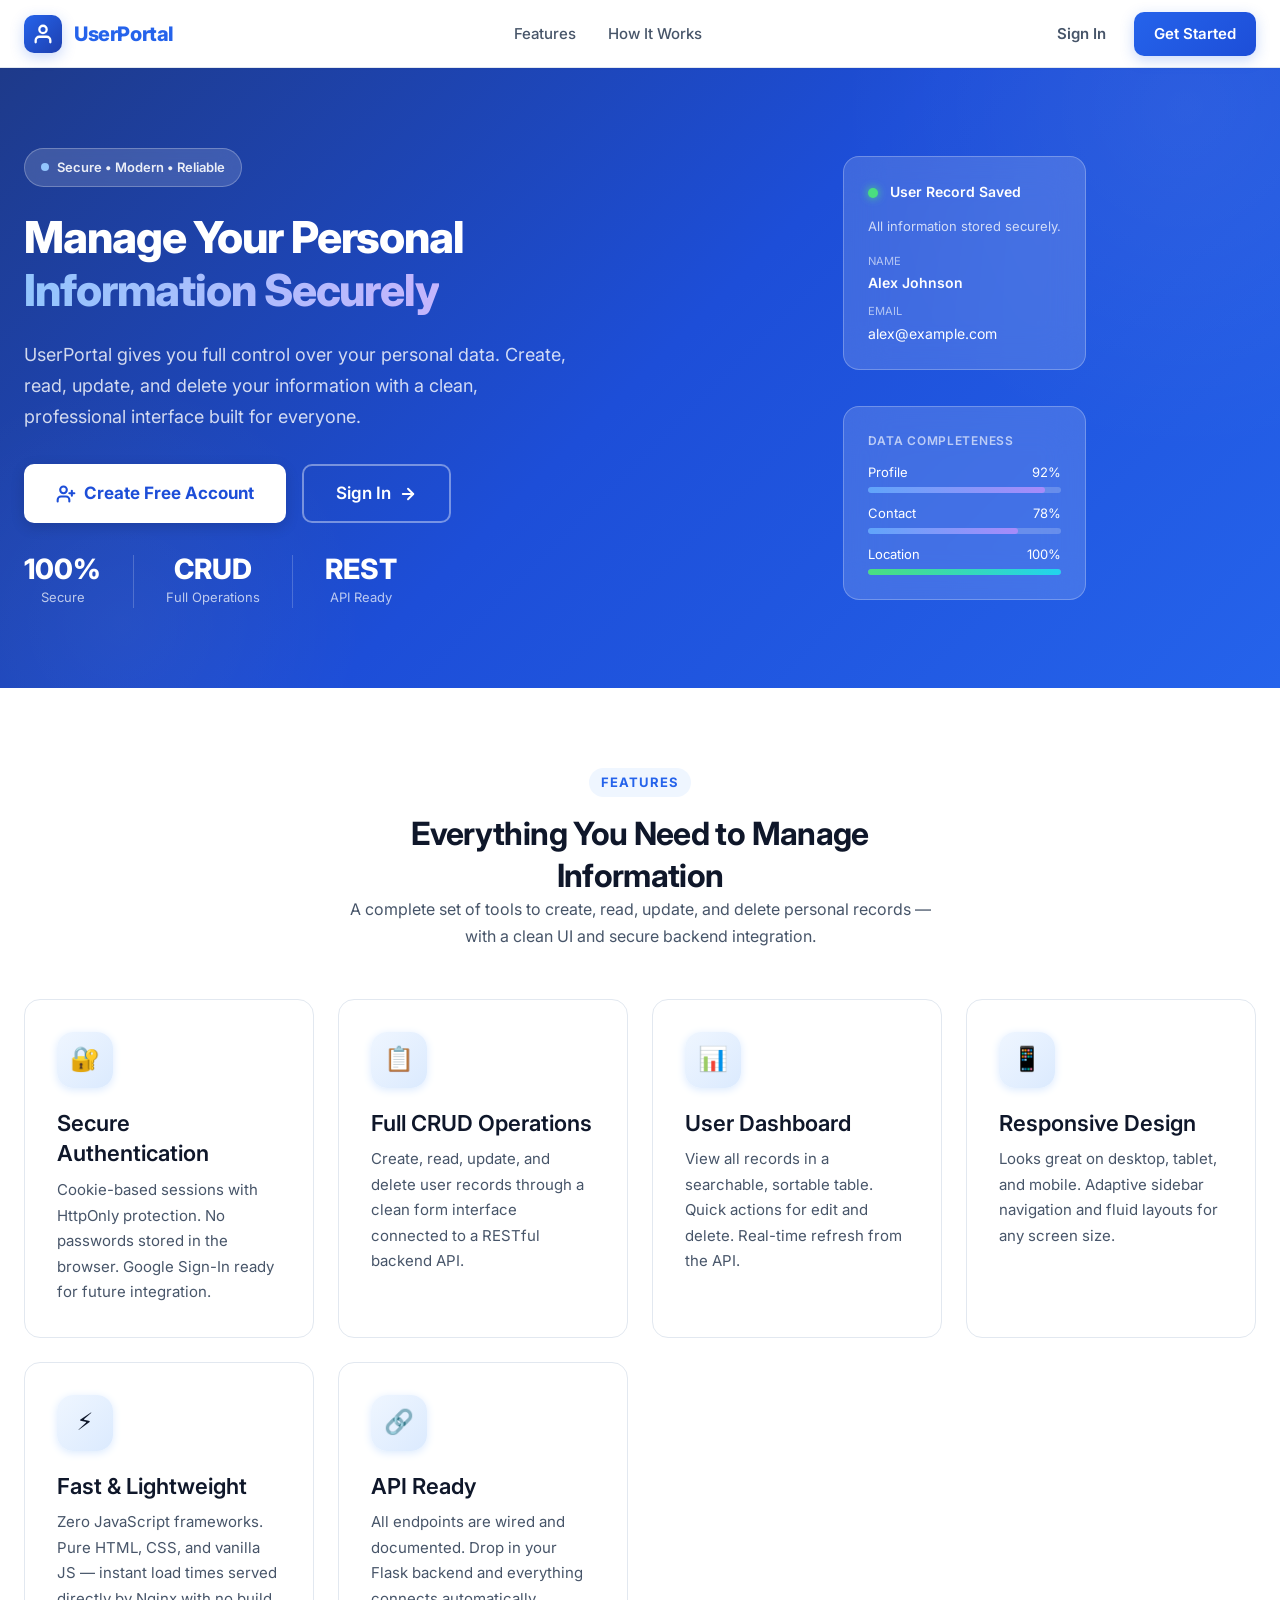
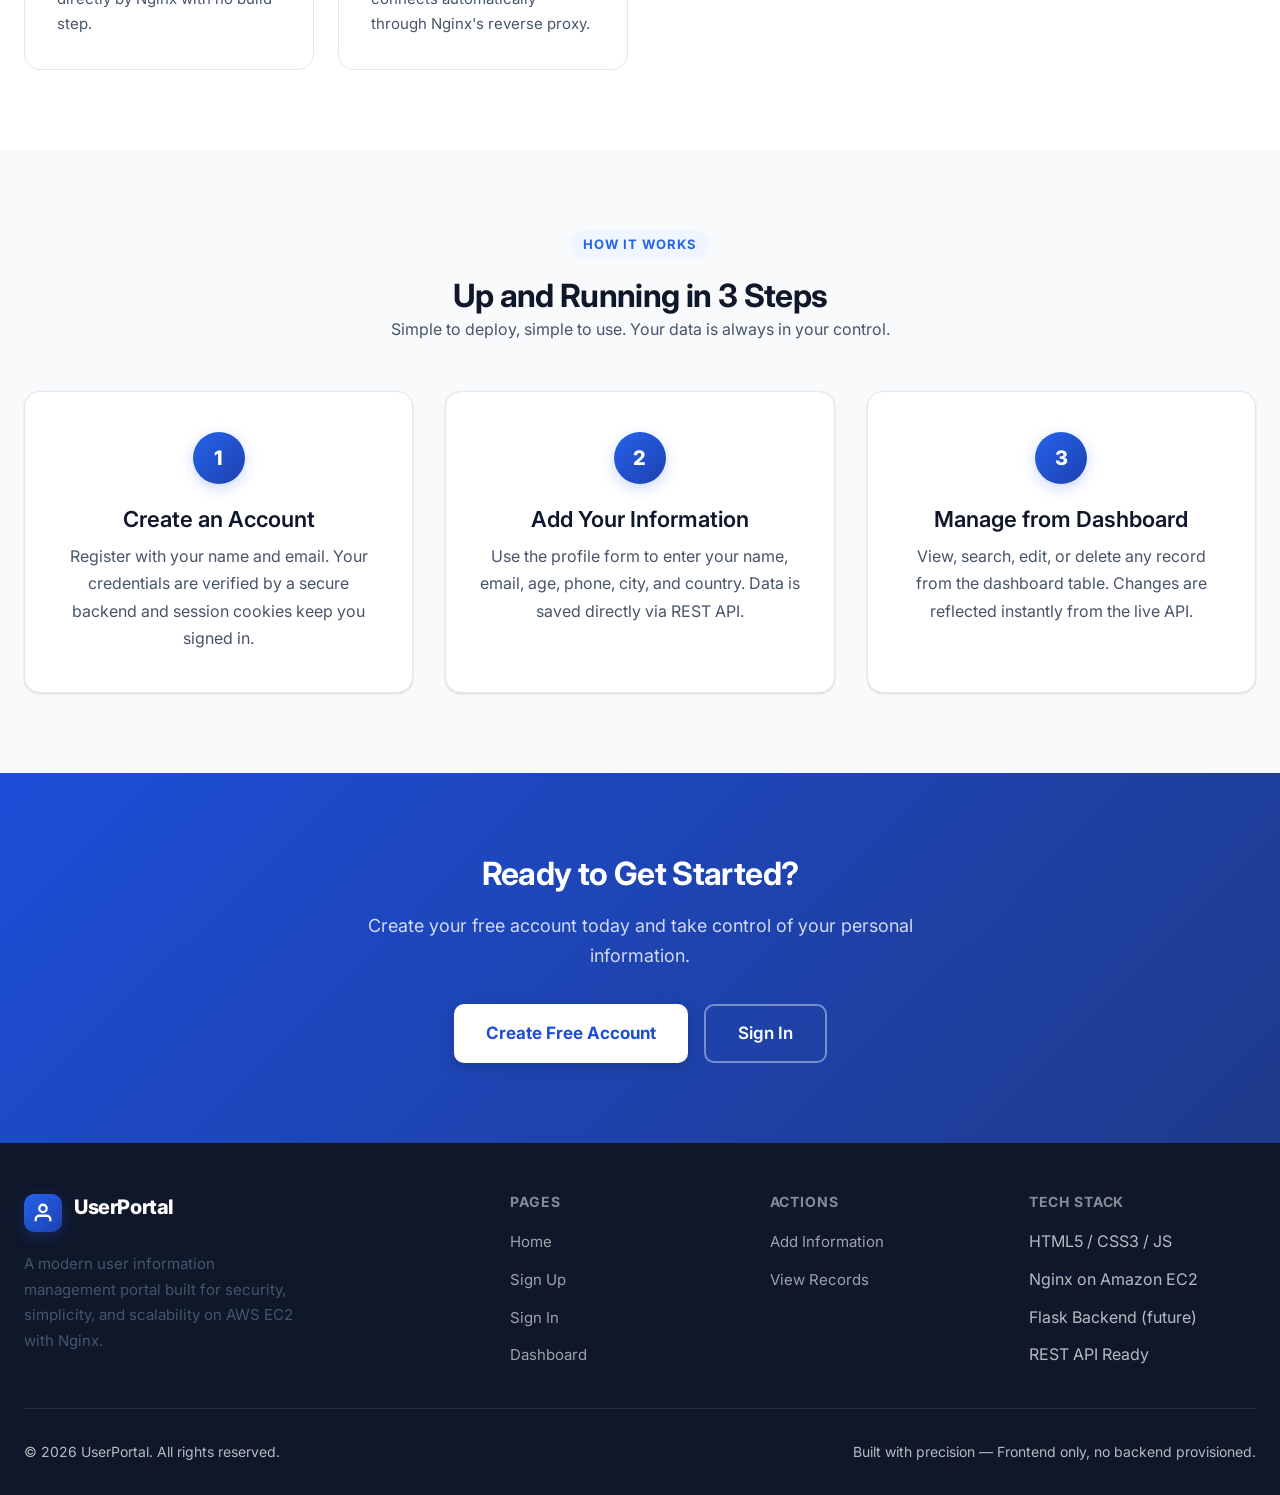
<file: index.html>
<!DOCTYPE html>
<html lang="en">
<head>
  <meta charset="UTF-8" />
  <meta name="viewport" content="width=device-width, initial-scale=1.0" />
  <title>UserPortal — Manage Your Personal Information Securely</title>
  <meta name="description" content="UserPortal is a modern, secure platform to manage personal information. Sign up for free and take control of your data today." />
  <link rel="preconnect" href="https://fonts.googleapis.com" />
  <link rel="preconnect" href="https://fonts.gstatic.com" crossorigin />
  <link href="https://fonts.googleapis.com/css2?family=Inter:wght@300;400;500;600;700;800&family=Plus+Jakarta+Sans:wght@400;500;600;700;800&display=swap" rel="stylesheet" />
  <link rel="stylesheet" href="css/style.css" />
  <style>
    /* Landing-page-specific extras */
    .hero-layout {
      display: grid;
      grid-template-columns: 1fr 1fr;
      gap: 4rem;
      align-items: center;
    }
    .hero-stats {
      display: flex;
      gap: 2rem;
      margin-top: 2rem;
      flex-wrap: wrap;
    }
    .hero-stat-item { text-align: center; }
    .hero-stat-num  { font-size: 1.75rem; font-weight: 800; color: #fff; line-height: 1; }
    .hero-stat-lbl  { font-size: 0.8125rem; color: rgba(255,255,255,0.7); margin-top: 0.25rem; }

    .floating-card {
      background: rgba(255,255,255,0.15);
      backdrop-filter: blur(20px);
      -webkit-backdrop-filter: blur(20px);
      border: 1px solid rgba(255,255,255,0.25);
      border-radius: 1rem;
      padding: 1.5rem;
      color: #fff;
      animation: float 5s ease-in-out infinite;
    }
    .floating-card + .floating-card { animation-delay: 1.5s; margin-top: 1.25rem; }

    .card-row { display: flex; align-items: center; gap: 0.75rem; margin-bottom: 0.75rem; }
    .card-dot { width: 10px; height: 10px; border-radius: 50%; flex-shrink: 0; }
    .dot-green  { background: #4ade80; box-shadow: 0 0 8px #4ade80; }
    .dot-blue   { background: #60a5fa; }
    .dot-orange { background: #fb923c; }

    .mini-bar { height: 6px; border-radius: 99px; background: rgba(255,255,255,0.2); overflow: hidden; margin-top: 4px; }
    .mini-fill { height: 100%; border-radius: 99px; background: linear-gradient(90deg, #60a5fa, #a78bfa); }

    .cta-section {
      background: linear-gradient(135deg, var(--blue-700), var(--blue-900));
      padding: 5rem 0;
      text-align: center;
      color: #fff;
    }
    .cta-section h2 { color: #fff; margin-bottom: 1rem; }
    .cta-section p  { color: rgba(255,255,255,0.8); font-size: 1.125rem; max-width: 560px; margin: 0 auto 2rem; }
    .cta-actions    { display: flex; gap: 1rem; justify-content: center; flex-wrap: wrap; }

    .how-section { padding: 5rem 0; background: var(--gray-50); }
    .steps-grid  { display: grid; grid-template-columns: repeat(3, 1fr); gap: 2rem; margin-top: 3rem; }
    .step-card   { text-align: center; padding: 2.5rem 2rem; background: var(--surface); border-radius: 1rem; border: 1px solid var(--border); box-shadow: var(--shadow-sm); transition: transform 0.25s, box-shadow 0.25s; }
    .step-card:hover { transform: translateY(-4px); box-shadow: var(--shadow-md); }
    .step-num  { width: 52px; height: 52px; border-radius: 50%; background: linear-gradient(135deg, var(--blue-600), var(--blue-800)); color: #fff; font-size: 1.25rem; font-weight: 800; display: flex; align-items: center; justify-content: center; margin: 0 auto 1.25rem; box-shadow: var(--shadow-blue); }
    .step-card h3 { margin-bottom: 0.5rem; }

    @media (max-width: 900px) {
      .hero-layout { grid-template-columns: 1fr; text-align: center; }
      .hero-content { margin: 0 auto; }
      .hero-cta { justify-content: center; }
      .hero-stats { justify-content: center; }
      .hero-visual { display: none; }
      .steps-grid { grid-template-columns: 1fr; }
    }
    @media (max-width: 640px) {
      .features-grid { grid-template-columns: 1fr; }
    }
  </style>
</head>
<body>

<!-- ── Navigation ──────────────────────────────────────────────── -->
<nav class="navbar" role="navigation" aria-label="Main navigation">
  <div class="container navbar-inner">
    <a href="index.html" class="navbar-brand" aria-label="UserPortal Home">
      <div class="brand-icon" aria-hidden="true">
        <svg xmlns="http://www.w3.org/2000/svg" width="22" height="22" viewBox="0 0 24 24" fill="none" stroke="currentColor" stroke-width="2.5" stroke-linecap="round" stroke-linejoin="round"><path d="M20 21v-2a4 4 0 0 0-4-4H8a4 4 0 0 0-4 4v2"></path><circle cx="12" cy="7" r="4"></circle></svg>
      </div>
      UserPortal
    </a>

    <ul class="navbar-nav" role="list">
      <li><a href="#features" class="nav-link">Features</a></li>
      <li><a href="#how-it-works" class="nav-link">How It Works</a></li>
    </ul>

    <div class="navbar-actions">
      <a href="login.html" class="btn btn-ghost" id="nav-login-btn">Sign In</a>
      <a href="signup.html" class="btn btn-primary" id="nav-signup-btn">Get Started</a>
    </div>

    <button class="hamburger" id="hamburger-btn" aria-label="Toggle menu" aria-expanded="false" aria-controls="mobile-nav">
      <span></span><span></span><span></span>
    </button>
  </div>

  <!-- Mobile nav -->
  <div class="mobile-nav" id="mobile-nav" role="menu">
    <a href="#features"     class="nav-link" role="menuitem">Features</a>
    <a href="#how-it-works" class="nav-link" role="menuitem">How It Works</a>
    <hr style="border:none;border-top:1px solid var(--border);margin:0.25rem 0" />
    <a href="login.html"    class="nav-link" role="menuitem">Sign In</a>
    <a href="signup.html"   class="btn btn-primary btn-full" role="menuitem">Get Started Free</a>
  </div>
</nav>

<!-- ── Hero ────────────────────────────────────────────────────── -->
<section class="hero" aria-labelledby="hero-heading">
  <div class="container">
    <div class="hero-layout">
      <div class="hero-content">
        <div class="hero-badge">
          <span class="dot"></span>
          Secure &bull; Modern &bull; Reliable
        </div>

        <h1 id="hero-heading">
          Manage Your Personal<br />
          <span style="background:linear-gradient(90deg,#93c5fd,#c4b5fd);-webkit-background-clip:text;-webkit-text-fill-color:transparent;background-clip:text">
            Information Securely
          </span>
        </h1>

        <p>
          UserPortal gives you full control over your personal data. Create, read,
          update, and delete your information with a clean, professional interface
          built for everyone.
        </p>

        <div class="hero-cta">
          <a href="signup.html" class="btn btn-white btn-lg" id="hero-signup-btn">
            <svg xmlns="http://www.w3.org/2000/svg" width="20" height="20" viewBox="0 0 24 24" fill="none" stroke="currentColor" stroke-width="2.5" stroke-linecap="round" stroke-linejoin="round" aria-hidden="true"><path d="M16 21v-2a4 4 0 0 0-4-4H6a4 4 0 0 0-4 4v2"></path><circle cx="9" cy="7" r="4"></circle><line x1="19" y1="8" x2="19" y2="14"></line><line x1="22" y1="11" x2="16" y2="11"></line></svg>
            Create Free Account
          </a>
          <a href="login.html" class="btn btn-outline-white btn-lg" id="hero-login-btn">
            Sign In
            <svg xmlns="http://www.w3.org/2000/svg" width="18" height="18" viewBox="0 0 24 24" fill="none" stroke="currentColor" stroke-width="2.5" stroke-linecap="round" stroke-linejoin="round" aria-hidden="true"><line x1="5" y1="12" x2="19" y2="12"></line><polyline points="12 5 19 12 12 19"></polyline></svg>
          </a>
        </div>

        <div class="hero-stats">
          <div class="hero-stat-item">
            <div class="hero-stat-num">100%</div>
            <div class="hero-stat-lbl">Secure</div>
          </div>
          <div class="hero-stat-item" style="border-left:1px solid rgba(255,255,255,0.2);padding-left:2rem">
            <div class="hero-stat-num">CRUD</div>
            <div class="hero-stat-lbl">Full Operations</div>
          </div>
          <div class="hero-stat-item" style="border-left:1px solid rgba(255,255,255,0.2);padding-left:2rem">
            <div class="hero-stat-num">REST</div>
            <div class="hero-stat-lbl">API Ready</div>
          </div>
        </div>
      </div>

      <div class="hero-visual" aria-hidden="true">
        <div style="display:flex;flex-direction:column;gap:1rem;max-width:320px">
          <div class="floating-card">
            <div class="card-row">
              <div class="card-dot dot-green"></div>
              <span style="font-size:0.875rem;font-weight:600">User Record Saved</span>
            </div>
            <div style="font-size:0.8125rem;opacity:0.75;margin-bottom:1rem">All information stored securely.</div>
            <div style="display:flex;flex-direction:column;gap:0.5rem">
              <div>
                <div style="font-size:0.7rem;opacity:0.6;margin-bottom:2px">NAME</div>
                <div style="font-size:0.875rem;font-weight:600">Alex Johnson</div>
              </div>
              <div>
                <div style="font-size:0.7rem;opacity:0.6;margin-bottom:2px">EMAIL</div>
                <div style="font-size:0.875rem">alex@example.com</div>
              </div>
            </div>
          </div>

          <div class="floating-card">
            <div style="font-size:0.75rem;opacity:0.65;margin-bottom:0.75rem;font-weight:600;text-transform:uppercase;letter-spacing:0.06em">Data Completeness</div>
            <div style="display:flex;flex-direction:column;gap:0.625rem">
              <div>
                <div style="display:flex;justify-content:space-between;font-size:0.8125rem;margin-bottom:4px"><span>Profile</span><span>92%</span></div>
                <div class="mini-bar"><div class="mini-fill" style="width:92%"></div></div>
              </div>
              <div>
                <div style="display:flex;justify-content:space-between;font-size:0.8125rem;margin-bottom:4px"><span>Contact</span><span>78%</span></div>
                <div class="mini-bar"><div class="mini-fill" style="width:78%"></div></div>
              </div>
              <div>
                <div style="display:flex;justify-content:space-between;font-size:0.8125rem;margin-bottom:4px"><span>Location</span><span>100%</span></div>
                <div class="mini-bar"><div class="mini-fill" style="width:100%;background:linear-gradient(90deg,#4ade80,#22d3ee)"></div></div>
              </div>
            </div>
          </div>
        </div>
      </div>
    </div>
  </div>
</section>

<!-- ── Features ─────────────────────────────────────────────────── -->
<section class="features-section" id="features" aria-labelledby="features-heading">
  <div class="container">
    <div class="section-header">
      <span class="section-label">Features</span>
      <h2 id="features-heading">Everything You Need to Manage Information</h2>
      <p>A complete set of tools to create, read, update, and delete personal records — with a clean UI and secure backend integration.</p>
    </div>

    <div class="features-grid">
      <div class="feature-card">
        <div class="feature-icon" aria-hidden="true">🔐</div>
        <h3>Secure Authentication</h3>
        <p>Cookie-based sessions with HttpOnly protection. No passwords stored in the browser. Google Sign-In ready for future integration.</p>
      </div>
      <div class="feature-card">
        <div class="feature-icon" aria-hidden="true">📋</div>
        <h3>Full CRUD Operations</h3>
        <p>Create, read, update, and delete user records through a clean form interface connected to a RESTful backend API.</p>
      </div>
      <div class="feature-card">
        <div class="feature-icon" aria-hidden="true">📊</div>
        <h3>User Dashboard</h3>
        <p>View all records in a searchable, sortable table. Quick actions for edit and delete. Real-time refresh from the API.</p>
      </div>
      <div class="feature-card">
        <div class="feature-icon" aria-hidden="true">📱</div>
        <h3>Responsive Design</h3>
        <p>Looks great on desktop, tablet, and mobile. Adaptive sidebar navigation and fluid layouts for any screen size.</p>
      </div>
      <div class="feature-card">
        <div class="feature-icon" aria-hidden="true">⚡</div>
        <h3>Fast &amp; Lightweight</h3>
        <p>Zero JavaScript frameworks. Pure HTML, CSS, and vanilla JS — instant load times served directly by Nginx with no build step.</p>
      </div>
      <div class="feature-card">
        <div class="feature-icon" aria-hidden="true">🔗</div>
        <h3>API Ready</h3>
        <p>All endpoints are wired and documented. Drop in your Flask backend and everything connects automatically through Nginx's reverse proxy.</p>
      </div>
    </div>
  </div>
</section>

<!-- ── How it works ──────────────────────────────────────────────── -->
<section class="how-section" id="how-it-works" aria-labelledby="how-heading">
  <div class="container">
    <div class="section-header">
      <span class="section-label">How It Works</span>
      <h2 id="how-heading">Up and Running in 3 Steps</h2>
      <p>Simple to deploy, simple to use. Your data is always in your control.</p>
    </div>

    <div class="steps-grid">
      <div class="step-card">
        <div class="step-num" aria-hidden="true">1</div>
        <h3>Create an Account</h3>
        <p>Register with your name and email. Your credentials are verified by a secure backend and session cookies keep you signed in.</p>
      </div>
      <div class="step-card">
        <div class="step-num" aria-hidden="true">2</div>
        <h3>Add Your Information</h3>
        <p>Use the profile form to enter your name, email, age, phone, city, and country. Data is saved directly via REST API.</p>
      </div>
      <div class="step-card">
        <div class="step-num" aria-hidden="true">3</div>
        <h3>Manage from Dashboard</h3>
        <p>View, search, edit, or delete any record from the dashboard table. Changes are reflected instantly from the live API.</p>
      </div>
    </div>
  </div>
</section>

<!-- ── CTA ───────────────────────────────────────────────────────── -->
<section class="cta-section" aria-labelledby="cta-heading">
  <div class="container">
    <h2 id="cta-heading">Ready to Get Started?</h2>
    <p>Create your free account today and take control of your personal information.</p>
    <div class="cta-actions">
      <a href="signup.html" class="btn btn-white btn-lg" id="cta-signup-btn">
        Create Free Account
      </a>
      <a href="login.html" class="btn btn-outline-white btn-lg" id="cta-login-btn">
        Sign In
      </a>
    </div>
  </div>
</section>

<!-- ── Footer ───────────────────────────────────────────────────── -->
<footer class="footer" role="contentinfo">
  <div class="container">
    <div class="footer-grid">
      <div>
        <div style="display:flex;align-items:center;gap:0.75rem;margin-bottom:1rem">
          <div class="brand-icon" aria-hidden="true">
            <svg xmlns="http://www.w3.org/2000/svg" width="22" height="22" viewBox="0 0 24 24" fill="none" stroke="currentColor" stroke-width="2.5"><path d="M20 21v-2a4 4 0 0 0-4-4H8a4 4 0 0 0-4 4v2"></path><circle cx="12" cy="7" r="4"></circle></svg>
          </div>
          <span class="footer-brand-text">UserPortal</span>
        </div>
        <p>A modern user information management portal built for security, simplicity, and scalability on AWS EC2 with Nginx.</p>
      </div>

      <div>
        <div class="footer-heading">Pages</div>
        <ul class="footer-links">
          <li><a href="index.html">Home</a></li>
          <li><a href="signup.html">Sign Up</a></li>
          <li><a href="login.html">Sign In</a></li>
          <li><a href="dashboard.html">Dashboard</a></li>
        </ul>
      </div>

      <div>
        <div class="footer-heading">Actions</div>
        <ul class="footer-links">
          <li><a href="profile.html?mode=add">Add Information</a></li>
          <li><a href="dashboard.html">View Records</a></li>
        </ul>
      </div>

      <div>
        <div class="footer-heading">Tech Stack</div>
        <ul class="footer-links">
          <li><span>HTML5 / CSS3 / JS</span></li>
          <li><span>Nginx on Amazon EC2</span></li>
          <li><span>Flask Backend (future)</span></li>
          <li><span>REST API Ready</span></li>
        </ul>
      </div>
    </div>

    <div class="footer-bottom">
      <span>&copy; 2026 UserPortal. All rights reserved.</span>
      <span>Built with precision &mdash; Frontend only, no backend provisioned.</span>
    </div>
  </div>
</footer>

<div id="toast-container" aria-live="polite" aria-atomic="true"></div>

<script>
  // Hamburger menu toggle
  const hamburger  = document.getElementById('hamburger-btn');
  const mobileNav  = document.getElementById('mobile-nav');

  hamburger.addEventListener('click', () => {
    const open = mobileNav.classList.toggle('open');
    hamburger.setAttribute('aria-expanded', open);
  });

  // Close mobile nav on outside click
  document.addEventListener('click', e => {
    if (!hamburger.contains(e.target) && !mobileNav.contains(e.target)) {
      mobileNav.classList.remove('open');
      hamburger.setAttribute('aria-expanded', 'false');
    }
  });

  // Smooth scroll for anchor links
  document.querySelectorAll('a[href^="#"]').forEach(a => {
    a.addEventListener('click', e => {
      const target = document.querySelector(a.getAttribute('href'));
      if (target) {
        e.preventDefault();
        target.scrollIntoView({ behavior: 'smooth' });
        mobileNav.classList.remove('open');
      }
    });
  });

  // Intersection Observer for fade-in animations
  const observer = new IntersectionObserver((entries) => {
    entries.forEach(entry => {
      if (entry.isIntersecting) {
        entry.target.style.opacity = '1';
        entry.target.style.transform = 'translateY(0)';
      }
    });
  }, { threshold: 0.1 });

  document.querySelectorAll('.feature-card, .step-card').forEach(el => {
    el.style.opacity = '0';
    el.style.transform = 'translateY(20px)';
    el.style.transition = 'opacity 0.5s ease, transform 0.5s ease';
    observer.observe(el);
  });
</script>
</body>
</html>
</file>
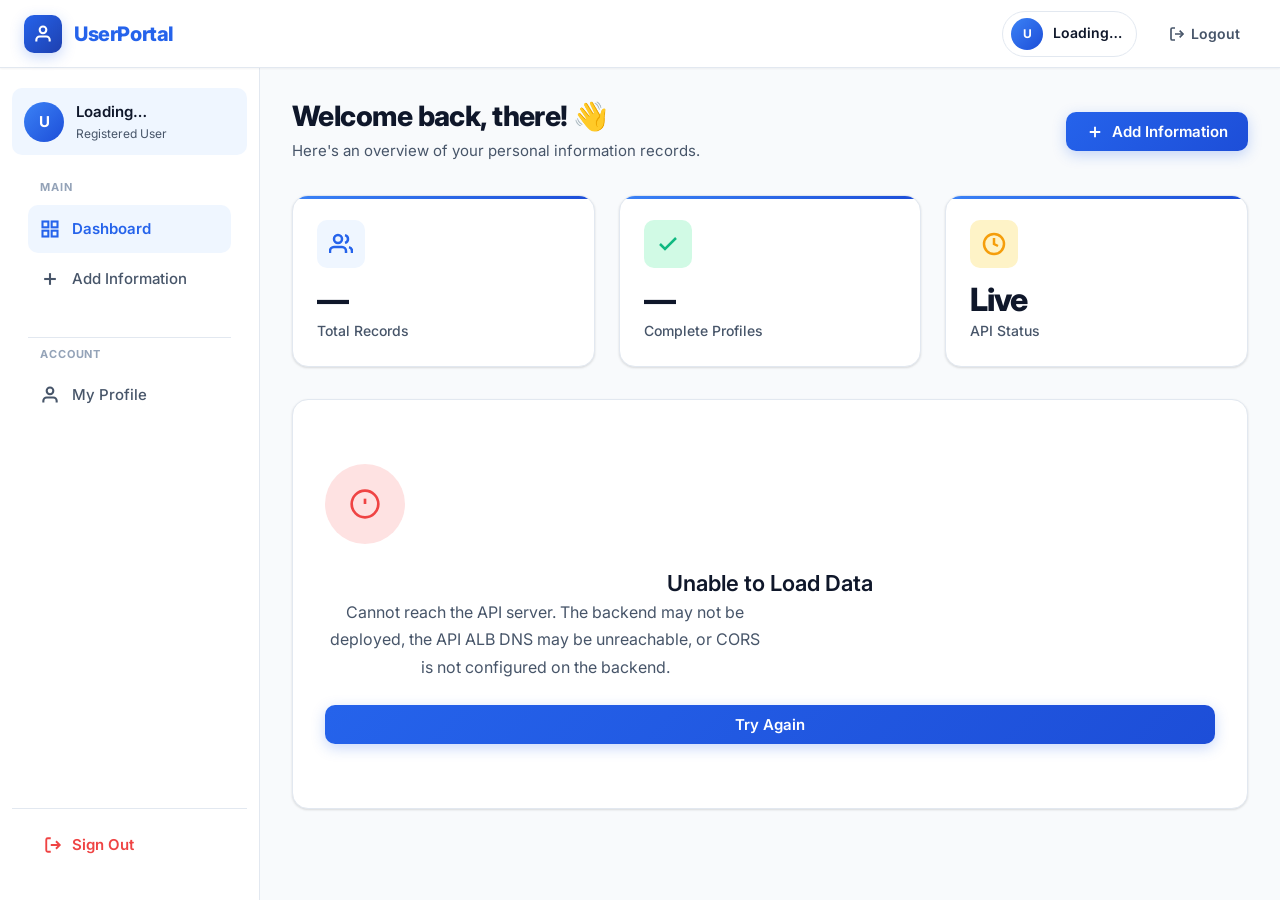
<file: dashboard.html>
<!DOCTYPE html>
<html lang="en">
<head>
  <meta charset="UTF-8" />
  <meta name="viewport" content="width=device-width, initial-scale=1.0" />
  <title>Dashboard — UserPortal</title>
  <meta name="description" content="UserPortal dashboard — view, search, and manage all your personal information records." />
  <link rel="preconnect" href="https://fonts.googleapis.com" />
  <link rel="preconnect" href="https://fonts.gstatic.com" crossorigin />
  <link href="https://fonts.googleapis.com/css2?family=Inter:wght@300;400;500;600;700;800&family=Plus+Jakarta+Sans:wght@400;500;600;700;800&display=swap" rel="stylesheet" />
  <link rel="stylesheet" href="css/style.css" />
  <style>
    body { background: var(--gray-50); }

    .top-navbar {
      position: sticky;
      top: 0;
      z-index: 100;
      height: var(--nav-height);
      background: rgba(255,255,255,0.95);
      backdrop-filter: blur(20px);
      border-bottom: 1px solid var(--border);
      box-shadow: var(--shadow-xs);
    }
    .top-navbar-inner {
      display: flex;
      align-items: center;
      gap: 1rem;
      height: 100%;
      padding: 0 1.5rem;
    }

    .sidebar-toggle-btn {
      display: none;
      padding: 0.4rem;
      border-radius: var(--radius-sm);
      transition: background var(--transition-fast);
    }
    .sidebar-toggle-btn:hover { background: var(--gray-100); }
    @media (max-width: 768px) { .sidebar-toggle-btn { display: flex; align-items: center; } }

    .profile-chip {
      display: flex;
      align-items: center;
      gap: 0.625rem;
      margin-left: auto;
      padding: 0.375rem 0.875rem 0.375rem 0.5rem;
      border-radius: var(--radius-full);
      border: 1px solid var(--border);
      background: var(--surface);
      cursor: default;
    }
    .profile-chip-info { line-height: 1.2; }
    .profile-chip-name  { font-size: 0.875rem; font-weight: 600; color: var(--text-primary); }
    .profile-chip-email { font-size: 0.75rem;  color: var(--text-secondary); }

    /* Sidebar */
    .sidebar { padding: 1.25rem 0.75rem; }

    /* Error state */
    #error-state { flex-direction: column; padding: 4rem 2rem; text-align: center; }
    #error-state-msg { color: var(--text-secondary); margin-bottom: 1.5rem; max-width: 440px; }

    /* Responsive table scroll */
    @media (max-width: 900px) {
      .table-wrapper-scroll { overflow-x: auto; }
    }
  </style>
</head>
<body>

<div id="toast-container" aria-live="polite" aria-atomic="true"></div>

<!-- ── Top Navigation ─────────────────────────────────────────── -->
<header class="top-navbar" role="banner">
  <div class="top-navbar-inner">
    <!-- Sidebar toggle (mobile) -->
    <button class="sidebar-toggle-btn" id="sidebar-toggle" aria-label="Toggle sidebar" aria-expanded="false" aria-controls="sidebar">
      <svg xmlns="http://www.w3.org/2000/svg" width="22" height="22" viewBox="0 0 24 24" fill="none" stroke="currentColor" stroke-width="2.5" aria-hidden="true"><line x1="3" y1="6" x2="21" y2="6"></line><line x1="3" y1="12" x2="21" y2="12"></line><line x1="3" y1="18" x2="21" y2="18"></line></svg>
    </button>

    <!-- Brand -->
    <a href="index.html" class="navbar-brand" aria-label="UserPortal Home">
      <div class="brand-icon" aria-hidden="true">
        <svg xmlns="http://www.w3.org/2000/svg" width="20" height="20" viewBox="0 0 24 24" fill="none" stroke="currentColor" stroke-width="2.5" aria-hidden="true"><path d="M20 21v-2a4 4 0 0 0-4-4H8a4 4 0 0 0-4 4v2"></path><circle cx="12" cy="7" r="4"></circle></svg>
      </div>
      UserPortal
    </a>

    <!-- Profile chip -->
    <div class="profile-chip" aria-label="Logged in user">
      <div class="avatar" id="user-avatar" style="width:32px;height:32px;font-size:0.75rem" aria-hidden="true">U</div>
      <div class="profile-chip-info">
        <div class="profile-chip-name" id="user-display-name">Loading…</div>
        <div class="profile-chip-email" id="user-display-email"></div>
      </div>
    </div>

    <!-- Logout -->
    <button class="btn btn-ghost btn-sm" id="logout-btn" aria-label="Sign out" style="display:flex;align-items:center;gap:0.375rem">
      <svg xmlns="http://www.w3.org/2000/svg" width="16" height="16" viewBox="0 0 24 24" fill="none" stroke="currentColor" stroke-width="2.5" aria-hidden="true"><path d="M9 21H5a2 2 0 0 1-2-2V5a2 2 0 0 1 2-2h4"></path><polyline points="16 17 21 12 16 7"></polyline><line x1="21" y1="12" x2="9" y2="12"></line></svg>
      <span class="text-sm">Logout</span>
    </button>
  </div>
</header>

<!-- ── App Layout ─────────────────────────────────────────────── -->
<div class="app-layout">

  <!-- ── Sidebar ──────────────────────────────────────────────── -->
  <aside class="sidebar" id="sidebar" role="navigation" aria-label="Sidebar navigation">

    <!-- User card -->
    <div class="sidebar-user" style="margin-bottom:1.5rem">
      <div class="avatar" id="user-avatar" style="width:40px;height:40px" aria-hidden="true">U</div>
      <div class="sidebar-user-info">
        <div class="sidebar-user-name" id="user-display-name-sidebar">Loading…</div>
        <div class="sidebar-user-role">Registered User</div>
      </div>
    </div>

    <div class="sidebar-section">
      <div class="sidebar-section-label">Main</div>

      <a href="dashboard.html" class="sidebar-link active" aria-current="page">
        <svg xmlns="http://www.w3.org/2000/svg" width="20" height="20" viewBox="0 0 24 24" fill="none" stroke="currentColor" stroke-width="2.5" aria-hidden="true"><rect x="3" y="3" width="7" height="7"></rect><rect x="14" y="3" width="7" height="7"></rect><rect x="14" y="14" width="7" height="7"></rect><rect x="3" y="14" width="7" height="7"></rect></svg>
        Dashboard
      </a>

      <a href="profile.html?mode=add" class="sidebar-link" id="add-info-link">
        <svg xmlns="http://www.w3.org/2000/svg" width="20" height="20" viewBox="0 0 24 24" fill="none" stroke="currentColor" stroke-width="2.5" aria-hidden="true"><line x1="12" y1="5" x2="12" y2="19"></line><line x1="5" y1="12" x2="19" y2="12"></line></svg>
        Add Information
      </a>
    </div>

    <div class="sidebar-divider" role="separator"></div>

    <div class="sidebar-section">
      <div class="sidebar-section-label">Account</div>

      <a href="#" class="sidebar-link" onclick="handleProfileClick(event)">
        <svg xmlns="http://www.w3.org/2000/svg" width="20" height="20" viewBox="0 0 24 24" fill="none" stroke="currentColor" stroke-width="2.5" aria-hidden="true"><path d="M20 21v-2a4 4 0 0 0-4-4H8a4 4 0 0 0-4 4v2"></path><circle cx="12" cy="7" r="4"></circle></svg>
        My Profile
      </a>
    </div>

    <!-- Sidebar footer / logout -->
    <div class="sidebar-footer">
      <button class="btn btn-ghost btn-full" id="logout-btn-sidebar" style="justify-content:flex-start;gap:0.625rem;color:var(--danger)" aria-label="Sign out">
        <svg xmlns="http://www.w3.org/2000/svg" width="18" height="18" viewBox="0 0 24 24" fill="none" stroke="currentColor" stroke-width="2.5" aria-hidden="true"><path d="M9 21H5a2 2 0 0 1-2-2V5a2 2 0 0 1 2-2h4"></path><polyline points="16 17 21 12 16 7"></polyline><line x1="21" y1="12" x2="9" y2="12"></line></svg>
        Sign Out
      </button>
    </div>
  </aside>

  <!-- ── Main Content ──────────────────────────────────────────── -->
  <main class="main-content" role="main" id="main-content">

    <!-- Page Header -->
    <div class="page-header">
      <div class="page-header-row">
        <div>
          <h1 class="page-title">
            Welcome back, <span id="welcome-name">there</span>! 👋
          </h1>
          <p class="page-subtitle">Here's an overview of your personal information records.</p>
        </div>
        <button class="btn btn-primary" id="add-btn" aria-label="Add new information record">
          <svg xmlns="http://www.w3.org/2000/svg" width="18" height="18" viewBox="0 0 24 24" fill="none" stroke="currentColor" stroke-width="2.5" aria-hidden="true"><line x1="12" y1="5" x2="12" y2="19"></line><line x1="5" y1="12" x2="19" y2="12"></line></svg>
          Add Information
        </button>
      </div>
    </div>

    <!-- Stats -->
    <div class="stats-grid" aria-label="Summary statistics">
      <div class="stat-card">
        <div class="stat-icon blue" aria-hidden="true">
          <svg xmlns="http://www.w3.org/2000/svg" width="24" height="24" viewBox="0 0 24 24" fill="none" stroke="currentColor" stroke-width="2.5"><path d="M17 21v-2a4 4 0 0 0-4-4H5a4 4 0 0 0-4 4v2"></path><circle cx="9" cy="7" r="4"></circle><path d="M23 21v-2a4 4 0 0 0-3-3.87"></path><path d="M16 3.13a4 4 0 0 1 0 7.75"></path></svg>
        </div>
        <div class="stat-value" id="stat-total">—</div>
        <div class="stat-label">Total Records</div>
      </div>
      <div class="stat-card">
        <div class="stat-icon green" aria-hidden="true">
          <svg xmlns="http://www.w3.org/2000/svg" width="24" height="24" viewBox="0 0 24 24" fill="none" stroke="currentColor" stroke-width="2.5"><polyline points="20 6 9 17 4 12"></polyline></svg>
        </div>
        <div class="stat-value" id="stat-complete">—</div>
        <div class="stat-label">Complete Profiles</div>
      </div>
      <div class="stat-card">
        <div class="stat-icon orange" aria-hidden="true">
          <svg xmlns="http://www.w3.org/2000/svg" width="24" height="24" viewBox="0 0 24 24" fill="none" stroke="currentColor" stroke-width="2.5"><circle cx="12" cy="12" r="10"></circle><polyline points="12 6 12 12 16 14"></polyline></svg>
        </div>
        <div class="stat-value">Live</div>
        <div class="stat-label">API Status</div>
      </div>
    </div>

    <!-- ── Loading State ─────────────────────────────────────── -->
    <div id="loading-state" class="loading-overlay" role="status" aria-label="Loading records" style="display:none">
      <div class="spinner" aria-hidden="true"></div>
      <p>Loading your records…</p>
    </div>

    <!-- ── Error State ───────────────────────────────────────── -->
    <div id="error-state" class="card" role="alert" style="display:none">
      <div class="empty-icon" style="background:var(--danger-light)" aria-hidden="true">
        <svg xmlns="http://www.w3.org/2000/svg" width="32" height="32" viewBox="0 0 24 24" fill="none" stroke="var(--danger)" stroke-width="2" aria-hidden="true"><circle cx="12" cy="12" r="10"></circle><line x1="12" y1="8" x2="12" y2="12"></line><line x1="12" y1="16" x2="12.01" y2="16"></line></svg>
      </div>
      <h3>Unable to Load Data</h3>
      <p id="error-state-msg">The backend service may not be available yet. Deploy the Flask backend and configure Nginx to proxy /api/ requests.</p>
      <button class="btn btn-primary" id="error-retry-btn">Try Again</button>
    </div>

    <!-- ── Empty State ───────────────────────────────────────── -->
    <div id="empty-state" class="card" style="display:none" role="region" aria-label="No records found">
      <div class="empty-state">
        <div class="empty-icon" aria-hidden="true">
          <svg xmlns="http://www.w3.org/2000/svg" width="36" height="36" viewBox="0 0 24 24" fill="none" stroke="var(--primary)" stroke-width="2"><path d="M14 2H6a2 2 0 0 0-2 2v16a2 2 0 0 0 2 2h12a2 2 0 0 0 2-2V8z"></path><polyline points="14 2 14 8 20 8"></polyline><line x1="12" y1="18" x2="12" y2="12"></line><line x1="9" y1="15" x2="15" y2="15"></line></svg>
        </div>
        <h3>No Records Yet</h3>
        <p>You haven't added any personal information yet. Create your first record to get started.</p>
        <a href="profile.html?mode=add" class="btn btn-primary" id="empty-add-btn">
          <svg xmlns="http://www.w3.org/2000/svg" width="16" height="16" viewBox="0 0 24 24" fill="none" stroke="currentColor" stroke-width="2.5" aria-hidden="true"><line x1="12" y1="5" x2="12" y2="19"></line><line x1="5" y1="12" x2="19" y2="12"></line></svg>
          Add Your First Record
        </a>
      </div>
    </div>

    <!-- ── Data Table ────────────────────────────────────────── -->
    <div id="table-wrapper" class="table-container" style="display:none" role="region" aria-label="User records table">
      <div class="table-header">
        <div>
          <div class="table-title">Personal Information Records</div>
          <div class="text-sm text-secondary" id="record-count" aria-live="polite"></div>
        </div>
        <div class="table-actions">
          <div class="search-bar">
            <svg xmlns="http://www.w3.org/2000/svg" width="16" height="16" viewBox="0 0 24 24" fill="none" stroke="currentColor" stroke-width="2.5" aria-hidden="true"><circle cx="11" cy="11" r="8"></circle><line x1="21" y1="21" x2="16.65" y2="16.65"></line></svg>
            <input
              type="search"
              id="search-input"
              placeholder="Search records…"
              aria-label="Search records"
              autocomplete="off"
            />
          </div>
          <button class="btn btn-secondary btn-sm" id="refresh-btn" aria-label="Refresh records">
            <svg xmlns="http://www.w3.org/2000/svg" width="16" height="16" viewBox="0 0 24 24" fill="none" stroke="currentColor" stroke-width="2.5" aria-hidden="true"><polyline points="23 4 23 10 17 10"></polyline><polyline points="1 20 1 14 7 14"></polyline><path d="M3.51 9a9 9 0 0 1 14.85-3.36L23 10M1 14l4.64 4.36A9 9 0 0 0 20.49 15"></path></svg>
            Refresh
          </button>
          <a href="profile.html?mode=add" class="btn btn-primary btn-sm" id="table-add-btn" aria-label="Add new record">
            + Add Record
          </a>
        </div>
      </div>

      <div class="table-wrapper-scroll" role="region" aria-label="Scrollable table">
        <table aria-label="User information records">
          <thead>
            <tr>
              <th scope="col">Name</th>
              <th scope="col">Email</th>
              <th scope="col">Age</th>
              <th scope="col">Phone</th>
              <th scope="col">City</th>
              <th scope="col">Country</th>
              <th scope="col">Actions</th>
            </tr>
          </thead>
          <tbody id="users-tbody">
            <!-- Populated by dashboard.js -->
          </tbody>
        </table>
      </div>

      <div class="table-footer">
        <span id="table-footer-count" aria-live="polite"></span>
        <span class="text-muted text-sm">Data sourced from live API</span>
      </div>
    </div>

  </main>
</div>

<!-- ── Delete Confirmation Modal ──────────────────────────────── -->
<div id="delete-modal" class="modal-overlay" style="display:none" role="dialog" aria-modal="true" aria-labelledby="delete-modal-title">
  <div class="modal">
    <div class="modal-header">
      <h3 class="modal-title" id="delete-modal-title">Delete Record</h3>
      <button class="modal-close" id="delete-modal-close" aria-label="Close dialog">
        <svg xmlns="http://www.w3.org/2000/svg" width="20" height="20" viewBox="0 0 24 24" fill="none" stroke="currentColor" stroke-width="2.5" aria-hidden="true"><line x1="18" y1="6" x2="6" y2="18"></line><line x1="6" y1="6" x2="18" y2="18"></line></svg>
      </button>
    </div>
    <div class="modal-body">
      <p style="color:var(--text-primary);margin-bottom:0.75rem">
        Are you sure you want to permanently delete the record for
        <strong id="delete-record-name">this record</strong>?
      </p>
      <p class="text-sm text-secondary">This action cannot be undone. The record will be permanently removed from the server.</p>
    </div>
    <div class="modal-footer">
      <button class="btn btn-ghost" id="delete-cancel-btn">Cancel</button>
      <button class="btn btn-danger" id="delete-confirm-btn">Delete</button>
    </div>
  </div>
</div>

<script>
  function handleProfileClick(e) {
    e.preventDefault();
    // Navigate to profile view for the current user
    // The profile page will load their record using the session
    window.location.href = '/profile.html?mode=view';
  }
</script>
<script src="js/api.js"></script>
<script src="js/dashboard.js"></script>
<script>
  // Populate stats after records load (hooked into DOMContentLoaded chain)
  const _origRender = window.renderTable;
  document.addEventListener('DOMContentLoaded', () => {
    const origLoad = window.loadRecords;
    // Intercept allRecords after load to update stats
    const statObserver = new MutationObserver(() => {
      const rows = document.querySelectorAll('#users-tbody tr');
      const total = rows.length;
      document.getElementById('stat-total').textContent = total || '0';
      // "Complete" = rows with all 6 cells non-empty
      let complete = 0;
      rows.forEach(row => {
        const cells = Array.from(row.querySelectorAll('td'));
        if (cells.length >= 6) {
          const allFilled = cells.slice(0, 6).every(c => c.textContent.trim() && c.textContent.trim() !== '—');
          if (allFilled) complete++;
        }
      });
      document.getElementById('stat-complete').textContent = complete || '0';
    });
    const tbody = document.getElementById('users-tbody');
    if (tbody) statObserver.observe(tbody, { childList: true, subtree: true });
  });
</script>
</body>
</html>
</file>
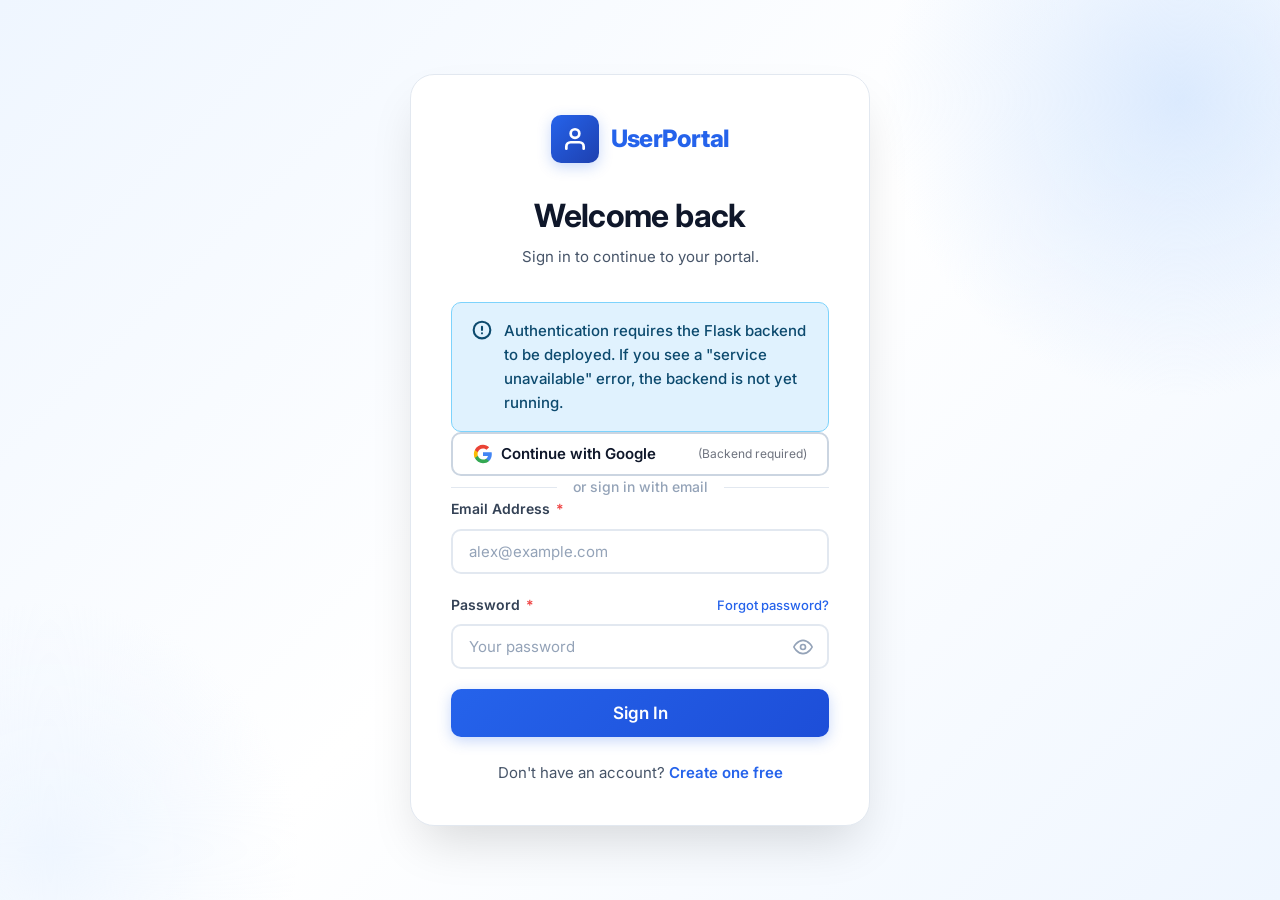
<file: login.html>
<!DOCTYPE html>
<html lang="en">
<head>
  <meta charset="UTF-8" />
  <meta name="viewport" content="width=device-width, initial-scale=1.0" />
  <title>Sign In — UserPortal</title>
  <meta name="description" content="Sign in to your UserPortal account to access and manage your personal information." />
  <link rel="preconnect" href="https://fonts.googleapis.com" />
  <link rel="preconnect" href="https://fonts.gstatic.com" crossorigin />
  <link href="https://fonts.googleapis.com/css2?family=Inter:wght@300;400;500;600;700;800&family=Plus+Jakarta+Sans:wght@400;500;600;700;800&display=swap" rel="stylesheet" />
  <link rel="stylesheet" href="css/style.css" />
</head>
<body>

<div id="toast-container" aria-live="polite" aria-atomic="true"></div>

<main class="auth-page" role="main">
  <div class="auth-card" role="region" aria-labelledby="login-heading">

    <!-- Logo -->
    <div class="auth-logo">
      <a href="index.html" class="brand-icon" aria-label="UserPortal Home" style="text-decoration:none">
        <svg xmlns="http://www.w3.org/2000/svg" width="26" height="26" viewBox="0 0 24 24" fill="none" stroke="currentColor" stroke-width="2.5" stroke-linecap="round" stroke-linejoin="round" aria-hidden="true"><path d="M20 21v-2a4 4 0 0 0-4-4H8a4 4 0 0 0-4 4v2"></path><circle cx="12" cy="7" r="4"></circle></svg>
      </a>
      <a href="index.html" class="auth-logo-text" style="text-decoration:none">UserPortal</a>
    </div>

    <!-- Header -->
    <div class="auth-header">
      <h2 id="login-heading">Welcome back</h2>
      <p>Sign in to continue to your portal.</p>
    </div>

    <!-- Backend availability notice -->
    <div class="alert alert-info" style="margin-bottom:0" role="note" aria-label="Backend notice">
      <svg xmlns="http://www.w3.org/2000/svg" width="20" height="20" viewBox="0 0 24 24" fill="none" stroke="currentColor" stroke-width="2.5" stroke-linecap="round" stroke-linejoin="round" aria-hidden="true"><circle cx="12" cy="12" r="10"></circle><line x1="12" y1="8" x2="12" y2="12"></line><line x1="12" y1="16" x2="12.01" y2="16"></line></svg>
      <span>Authentication requires the Flask backend to be deployed. If you see a "service unavailable" error, the backend is not yet running.</span>
    </div>

    <!-- Form alert -->
    <div id="form-alert" class="alert" style="display:none" role="alert" aria-live="polite"></div>

    <!-- Google Sign-In placeholder -->
    <button id="google-signin-btn" class="btn btn-google btn-full" type="button" aria-label="Continue with Google (requires backend)">
      <svg class="google-logo" viewBox="0 0 24 24" xmlns="http://www.w3.org/2000/svg" aria-hidden="true">
        <path d="M22.56 12.25c0-.78-.07-1.53-.2-2.25H12v4.26h5.92c-.26 1.37-1.04 2.53-2.21 3.31v2.77h3.57c2.08-1.92 3.28-4.74 3.28-8.09z" fill="#4285F4"/>
        <path d="M12 23c2.97 0 5.46-.98 7.28-2.66l-3.57-2.77c-.98.66-2.23 1.06-3.71 1.06-2.86 0-5.29-1.93-6.16-4.53H2.18v2.84C3.99 20.53 7.7 23 12 23z" fill="#34A853"/>
        <path d="M5.84 14.09c-.22-.66-.35-1.36-.35-2.09s.13-1.43.35-2.09V7.07H2.18C1.43 8.55 1 10.22 1 12s.43 3.45 1.18 4.93l2.85-2.22.81-.62z" fill="#FBBC05"/>
        <path d="M12 5.38c1.62 0 3.06.56 4.21 1.64l3.15-3.15C17.45 2.09 14.97 1 12 1 7.7 1 3.99 3.47 2.18 7.07l3.66 2.84c.87-2.6 3.3-4.53 6.16-4.53z" fill="#EA4335"/>
      </svg>
      Continue with Google
      <span style="font-size:0.75rem;font-weight:400;opacity:0.6;margin-left:auto">(Backend required)</span>
    </button>

    <!-- Divider -->
    <div class="auth-divider">or sign in with email</div>

    <!-- Login Form -->
    <form id="login-form" class="auth-form" novalidate aria-label="Sign in form">

      <!-- Email -->
      <div class="form-group">
        <label class="form-label" for="email">
          Email Address <span class="required" aria-label="required">*</span>
        </label>
        <div class="input-wrapper">
          <input
            type="email"
            id="email"
            name="email"
            class="form-control"
            placeholder="alex@example.com"
            autocomplete="email"
            required
            aria-describedby="email-error"
            aria-required="true"
          />
        </div>
        <div id="email-error" class="form-error" style="display:none" role="alert">
          <svg xmlns="http://www.w3.org/2000/svg" width="14" height="14" viewBox="0 0 24 24" fill="none" stroke="currentColor" stroke-width="2.5" aria-hidden="true"><circle cx="12" cy="12" r="10"></circle><line x1="12" y1="8" x2="12" y2="12"></line><line x1="12" y1="16" x2="12.01" y2="16"></line></svg>
          <span></span>
        </div>
      </div>

      <!-- Password -->
      <div class="form-group">
        <div style="display:flex;justify-content:space-between;align-items:center">
          <label class="form-label" for="password">
            Password <span class="required" aria-label="required">*</span>
          </label>
          <a href="#" id="forgot-link" style="font-size:0.8125rem;color:var(--primary);font-weight:500" onclick="showForgotNotice(event)">Forgot password?</a>
        </div>
        <div class="input-wrapper">
          <input
            type="password"
            id="password"
            name="password"
            class="form-control"
            placeholder="Your password"
            autocomplete="current-password"
            required
            aria-describedby="pass-error"
            aria-required="true"
          />
          <button
            type="button"
            class="input-icon"
            data-toggle-password="password"
            aria-label="Show password"
            tabindex="0"
          >
            <svg xmlns="http://www.w3.org/2000/svg" width="20" height="20" viewBox="0 0 24 24" fill="none" stroke="currentColor" stroke-width="2" stroke-linecap="round" stroke-linejoin="round" aria-hidden="true"><path d="M1 12s4-8 11-8 11 8 11 8-4 8-11 8-11-8-11-8z"></path><circle cx="12" cy="12" r="3"></circle></svg>
          </button>
        </div>
        <div id="pass-error" class="form-error" style="display:none" role="alert">
          <svg xmlns="http://www.w3.org/2000/svg" width="14" height="14" viewBox="0 0 24 24" fill="none" stroke="currentColor" stroke-width="2.5" aria-hidden="true"><circle cx="12" cy="12" r="10"></circle><line x1="12" y1="8" x2="12" y2="12"></line><line x1="12" y1="16" x2="12.01" y2="16"></line></svg>
          <span></span>
        </div>
      </div>

      <!-- Submit -->
      <button type="submit" id="login-btn" class="btn btn-primary btn-full btn-lg">
        Sign In
      </button>
    </form>

    <!-- Footer link -->
    <div class="auth-footer">
      Don't have an account?
      <a href="signup.html" id="signup-link">Create one free</a>
    </div>
  </div>
</main>

<script>
  function showForgotNotice(e) {
    e.preventDefault();
    const alert = document.getElementById('form-alert');
    alert.className = 'alert alert-info';
    alert.innerHTML = `<svg xmlns="http://www.w3.org/2000/svg" width="20" height="20" viewBox="0 0 24 24" fill="none" stroke="currentColor" stroke-width="2.5" aria-hidden="true"><circle cx="12" cy="12" r="10"></circle><line x1="12" y1="8" x2="12" y2="12"></line><line x1="12" y1="16" x2="12.01" y2="16"></line></svg><span>Password reset requires a backend email service. This feature will be available once the backend is deployed.</span>`;
    alert.style.display = 'flex';
  }
</script>
<script src="js/api.js"></script>
<script src="js/auth.js"></script>
</body>
</html>
</file>
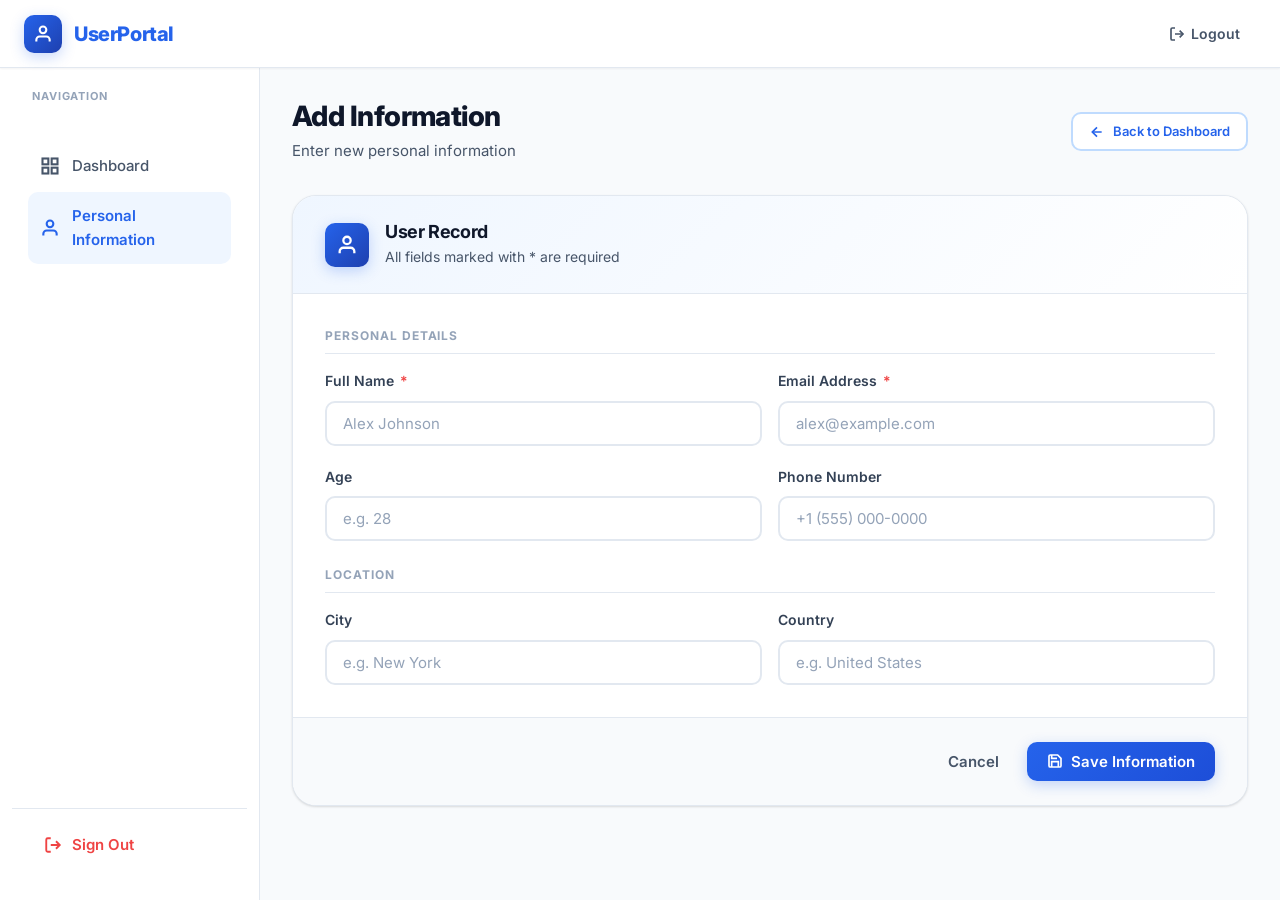
<file: profile.html>
<!DOCTYPE html>
<html lang="en">
<head>
  <meta charset="UTF-8" />
  <meta name="viewport" content="width=device-width, initial-scale=1.0" />
  <title>Personal Information — UserPortal</title>
  <meta name="description" content="View, add, edit, or delete your personal information on UserPortal." />
  <link rel="preconnect" href="https://fonts.googleapis.com" />
  <link rel="preconnect" href="https://fonts.gstatic.com" crossorigin />
  <link href="https://fonts.googleapis.com/css2?family=Inter:wght@300;400;500;600;700;800&family=Plus+Jakarta+Sans:wght@400;500;600;700;800&display=swap" rel="stylesheet" />
  <link rel="stylesheet" href="css/style.css" />
  <style>
    body { background: var(--gray-50); }

    .top-navbar {
      position: sticky;
      top: 0;
      z-index: 100;
      height: var(--nav-height);
      background: rgba(255,255,255,0.95);
      backdrop-filter: blur(20px);
      border-bottom: 1px solid var(--border);
      box-shadow: var(--shadow-xs);
    }
    .top-navbar-inner {
      display: flex;
      align-items: center;
      gap: 1rem;
      height: 100%;
      padding: 0 1.5rem;
    }
    .sidebar-toggle-btn {
      display: none;
      padding: 0.4rem;
      border-radius: var(--radius-sm);
      transition: background var(--transition-fast);
    }
    .sidebar-toggle-btn:hover { background: var(--gray-100); }
    @media (max-width: 768px) { .sidebar-toggle-btn { display: flex; align-items: center; } }

    .form-card {
      background: var(--surface);
      border: 1px solid var(--border);
      border-radius: var(--radius-xl);
      box-shadow: var(--shadow-sm);
      overflow: hidden;
    }
    .form-card-header {
      padding: 1.5rem 2rem;
      border-bottom: 1px solid var(--border);
      background: linear-gradient(135deg, var(--blue-50), var(--surface));
      display: flex;
      align-items: center;
      gap: 1rem;
    }
    .form-card-icon {
      width: 44px; height: 44px;
      background: linear-gradient(135deg, var(--blue-600), var(--blue-800));
      border-radius: var(--radius);
      display: flex; align-items: center; justify-content: center;
      color: #fff; flex-shrink: 0;
      box-shadow: var(--shadow-blue);
    }
    .form-card-body { padding: 2rem; }

    .form-section-title {
      font-size: 0.75rem;
      font-weight: 700;
      text-transform: uppercase;
      letter-spacing: 0.08em;
      color: var(--text-muted);
      margin-bottom: 1rem;
      padding-bottom: 0.5rem;
      border-bottom: 1px solid var(--border);
    }

    .form-actions {
      display: flex;
      flex-wrap: wrap;
      gap: 0.75rem;
      padding: 1.5rem 2rem;
      border-top: 1px solid var(--border);
      background: var(--gray-50);
    }
    .form-actions-right { margin-left: auto; display: flex; gap: 0.75rem; }

    #form-loading {
      display: none;
      align-items: center;
      justify-content: center;
      flex-direction: column;
      gap: 1rem;
      padding: 4rem;
    }

    @media (max-width: 640px) {
      .form-card-body { padding: 1.25rem; }
      .form-card-header { padding: 1.25rem; }
      .form-actions { flex-direction: column; }
      .form-actions-right { margin-left: 0; }
    }
  </style>
</head>
<body>

<div id="toast-container" aria-live="polite" aria-atomic="true"></div>

<!-- ── Top Navigation ─────────────────────────────────────────── -->
<header class="top-navbar" role="banner">
  <div class="top-navbar-inner">
    <button class="sidebar-toggle-btn" id="sidebar-toggle" aria-label="Toggle sidebar" aria-expanded="false" aria-controls="sidebar">
      <svg xmlns="http://www.w3.org/2000/svg" width="22" height="22" viewBox="0 0 24 24" fill="none" stroke="currentColor" stroke-width="2.5" aria-hidden="true"><line x1="3" y1="6" x2="21" y2="6"></line><line x1="3" y1="12" x2="21" y2="12"></line><line x1="3" y1="18" x2="21" y2="18"></line></svg>
    </button>

    <a href="index.html" class="navbar-brand" aria-label="UserPortal Home">
      <div class="brand-icon" aria-hidden="true">
        <svg xmlns="http://www.w3.org/2000/svg" width="20" height="20" viewBox="0 0 24 24" fill="none" stroke="currentColor" stroke-width="2.5" aria-hidden="true"><path d="M20 21v-2a4 4 0 0 0-4-4H8a4 4 0 0 0-4 4v2"></path><circle cx="12" cy="7" r="4"></circle></svg>
      </div>
      UserPortal
    </a>

    <button class="btn btn-ghost btn-sm logout-btn" style="margin-left:auto;display:flex;align-items:center;gap:0.375rem" aria-label="Sign out">
      <svg xmlns="http://www.w3.org/2000/svg" width="16" height="16" viewBox="0 0 24 24" fill="none" stroke="currentColor" stroke-width="2.5" aria-hidden="true"><path d="M9 21H5a2 2 0 0 1-2-2V5a2 2 0 0 1 2-2h4"></path><polyline points="16 17 21 12 16 7"></polyline><line x1="21" y1="12" x2="9" y2="12"></line></svg>
      <span class="text-sm">Logout</span>
    </button>
  </div>
</header>

<div class="app-layout">

  <!-- ── Sidebar ──────────────────────────────────────────────── -->
  <aside class="sidebar" id="sidebar" role="navigation" aria-label="Sidebar navigation" style="padding:1.25rem 0.75rem">

    <div style="padding:0 0.5rem;margin-bottom:1.5rem">
      <div class="sidebar-section-label" style="margin-bottom:0.75rem">Navigation</div>
    </div>

    <div class="sidebar-section">
      <a href="dashboard.html" class="sidebar-link">
        <svg xmlns="http://www.w3.org/2000/svg" width="20" height="20" viewBox="0 0 24 24" fill="none" stroke="currentColor" stroke-width="2.5" aria-hidden="true"><rect x="3" y="3" width="7" height="7"></rect><rect x="14" y="3" width="7" height="7"></rect><rect x="14" y="14" width="7" height="7"></rect><rect x="3" y="14" width="7" height="7"></rect></svg>
        Dashboard
      </a>
      <a href="profile.html?mode=add" class="sidebar-link active" aria-current="page">
        <svg xmlns="http://www.w3.org/2000/svg" width="20" height="20" viewBox="0 0 24 24" fill="none" stroke="currentColor" stroke-width="2.5" aria-hidden="true"><path d="M20 21v-2a4 4 0 0 0-4-4H8a4 4 0 0 0-4 4v2"></path><circle cx="12" cy="7" r="4"></circle></svg>
        Personal Information
      </a>
    </div>

    <div class="sidebar-footer">
      <button class="btn btn-ghost btn-full logout-btn" style="justify-content:flex-start;gap:0.625rem;color:var(--danger)" aria-label="Sign out">
        <svg xmlns="http://www.w3.org/2000/svg" width="18" height="18" viewBox="0 0 24 24" fill="none" stroke="currentColor" stroke-width="2.5" aria-hidden="true"><path d="M9 21H5a2 2 0 0 1-2-2V5a2 2 0 0 1 2-2h4"></path><polyline points="16 17 21 12 16 7"></polyline><line x1="21" y1="12" x2="9" y2="12"></line></svg>
        Sign Out
      </button>
    </div>
  </aside>

  <!-- ── Main Content ──────────────────────────────────────────── -->
  <main class="main-content" role="main">

    <!-- Page Header -->
    <div class="page-header">
      <div class="page-header-row">
        <div>
          <h1 class="page-title" id="page-title">Personal Information</h1>
          <p class="page-subtitle" id="page-subtitle">Manage your personal information record</p>
        </div>
        <a href="dashboard.html" class="btn btn-secondary btn-sm" aria-label="Back to dashboard">
          <svg xmlns="http://www.w3.org/2000/svg" width="16" height="16" viewBox="0 0 24 24" fill="none" stroke="currentColor" stroke-width="2.5" aria-hidden="true"><line x1="19" y1="12" x2="5" y2="12"></line><polyline points="12 19 5 12 12 5"></polyline></svg>
          Back to Dashboard
        </a>
      </div>
    </div>

    <!-- Form Alert -->
    <div id="form-alert" class="alert" style="display:none;margin-bottom:1.5rem" role="alert" aria-live="polite"></div>

    <!-- Form Card -->
    <div class="form-card">
      <div class="form-card-header">
        <div class="form-card-icon" aria-hidden="true">
          <svg xmlns="http://www.w3.org/2000/svg" width="22" height="22" viewBox="0 0 24 24" fill="none" stroke="currentColor" stroke-width="2.5"><path d="M20 21v-2a4 4 0 0 0-4-4H8a4 4 0 0 0-4 4v2"></path><circle cx="12" cy="7" r="4"></circle></svg>
        </div>
        <div>
          <h2 style="font-size:1.125rem;font-weight:700;margin-bottom:0.125rem" id="form-title">User Record</h2>
          <p class="text-sm text-secondary">All fields marked with * are required</p>
        </div>
      </div>

      <!-- Loading overlay -->
      <div id="form-loading" role="status" aria-label="Loading record">
        <div class="spinner" aria-hidden="true"></div>
        <p style="color:var(--text-secondary)">Loading record…</p>
      </div>

      <!-- Form content -->
      <div id="form-content">
        <form id="profile-form" novalidate aria-label="Personal information form">
          <div class="form-card-body">

            <!-- Section: Personal -->
            <div class="form-section-title">Personal Details</div>
            <div class="form-row" style="margin-bottom:1.25rem">

              <!-- Full Name -->
              <div class="form-group">
                <label class="form-label" for="fullName">
                  Full Name <span class="required" aria-label="required">*</span>
                </label>
                <input
                  type="text"
                  id="fullName"
                  name="fullName"
                  class="form-control"
                  placeholder="Alex Johnson"
                  autocomplete="name"
                  required
                  aria-describedby="fullName-error"
                  aria-required="true"
                />
                <div id="fullName-error" class="form-error" style="display:none" role="alert">
                  <svg xmlns="http://www.w3.org/2000/svg" width="14" height="14" viewBox="0 0 24 24" fill="none" stroke="currentColor" stroke-width="2.5" aria-hidden="true"><circle cx="12" cy="12" r="10"></circle><line x1="12" y1="8" x2="12" y2="12"></line><line x1="12" y1="16" x2="12.01" y2="16"></line></svg>
                  <span></span>
                </div>
              </div>

              <!-- Email -->
              <div class="form-group">
                <label class="form-label" for="email">
                  Email Address <span class="required" aria-label="required">*</span>
                </label>
                <input
                  type="email"
                  id="email"
                  name="email"
                  class="form-control"
                  placeholder="alex@example.com"
                  autocomplete="email"
                  required
                  aria-describedby="email-error"
                  aria-required="true"
                />
                <div id="email-error" class="form-error" style="display:none" role="alert">
                  <svg xmlns="http://www.w3.org/2000/svg" width="14" height="14" viewBox="0 0 24 24" fill="none" stroke="currentColor" stroke-width="2.5" aria-hidden="true"><circle cx="12" cy="12" r="10"></circle><line x1="12" y1="8" x2="12" y2="12"></line><line x1="12" y1="16" x2="12.01" y2="16"></line></svg>
                  <span></span>
                </div>
              </div>
            </div>

            <div class="form-row" style="margin-bottom:1.5rem">
              <!-- Age -->
              <div class="form-group">
                <label class="form-label" for="age">Age</label>
                <input
                  type="number"
                  id="age"
                  name="age"
                  class="form-control"
                  placeholder="e.g. 28"
                  min="1"
                  max="130"
                  autocomplete="off"
                  aria-describedby="age-error"
                />
                <div id="age-error" class="form-error" style="display:none" role="alert">
                  <svg xmlns="http://www.w3.org/2000/svg" width="14" height="14" viewBox="0 0 24 24" fill="none" stroke="currentColor" stroke-width="2.5" aria-hidden="true"><circle cx="12" cy="12" r="10"></circle><line x1="12" y1="8" x2="12" y2="12"></line><line x1="12" y1="16" x2="12.01" y2="16"></line></svg>
                  <span></span>
                </div>
              </div>

              <!-- Phone -->
              <div class="form-group">
                <label class="form-label" for="phone">Phone Number</label>
                <input
                  type="tel"
                  id="phone"
                  name="phone"
                  class="form-control"
                  placeholder="+1 (555) 000-0000"
                  autocomplete="tel"
                  aria-describedby="phone-error"
                />
                <div id="phone-error" class="form-error" style="display:none" role="alert">
                  <svg xmlns="http://www.w3.org/2000/svg" width="14" height="14" viewBox="0 0 24 24" fill="none" stroke="currentColor" stroke-width="2.5" aria-hidden="true"><circle cx="12" cy="12" r="10"></circle><line x1="12" y1="8" x2="12" y2="12"></line><line x1="12" y1="16" x2="12.01" y2="16"></line></svg>
                  <span></span>
                </div>
              </div>
            </div>

            <!-- Section: Location -->
            <div class="form-section-title">Location</div>
            <div class="form-row">

              <!-- City -->
              <div class="form-group">
                <label class="form-label" for="city">City</label>
                <input
                  type="text"
                  id="city"
                  name="city"
                  class="form-control"
                  placeholder="e.g. New York"
                  autocomplete="address-level2"
                  aria-describedby="city-error"
                />
                <div id="city-error" class="form-error" style="display:none" role="alert">
                  <svg xmlns="http://www.w3.org/2000/svg" width="14" height="14" viewBox="0 0 24 24" fill="none" stroke="currentColor" stroke-width="2.5" aria-hidden="true"><circle cx="12" cy="12" r="10"></circle><line x1="12" y1="8" x2="12" y2="12"></line><line x1="12" y1="16" x2="12.01" y2="16"></line></svg>
                  <span></span>
                </div>
              </div>

              <!-- Country -->
              <div class="form-group">
                <label class="form-label" for="country">Country</label>
                <input
                  type="text"
                  id="country"
                  name="country"
                  class="form-control"
                  placeholder="e.g. United States"
                  autocomplete="country-name"
                  aria-describedby="country-error"
                />
                <div id="country-error" class="form-error" style="display:none" role="alert">
                  <svg xmlns="http://www.w3.org/2000/svg" width="14" height="14" viewBox="0 0 24 24" fill="none" stroke="currentColor" stroke-width="2.5" aria-hidden="true"><circle cx="12" cy="12" r="10"></circle><line x1="12" y1="8" x2="12" y2="12"></line><line x1="12" y1="16" x2="12.01" y2="16"></line></svg>
                  <span></span>
                </div>
              </div>
            </div>

          </div><!-- /.form-card-body -->

          <!-- Form Actions -->
          <div class="form-actions" role="group" aria-label="Form actions">

            <!-- Left-side actions -->
            <button
              type="button"
              id="read-btn"
              class="btn btn-secondary"
              style="display:none"
              aria-label="Reload record from server"
            >
              <svg xmlns="http://www.w3.org/2000/svg" width="16" height="16" viewBox="0 0 24 24" fill="none" stroke="currentColor" stroke-width="2.5" aria-hidden="true"><polyline points="23 4 23 10 17 10"></polyline><polyline points="1 20 1 14 7 14"></polyline><path d="M3.51 9a9 9 0 0 1 14.85-3.36L23 10M1 14l4.64 4.36A9 9 0 0 0 20.49 15"></path></svg>
              Read Information
            </button>

            <button
              type="button"
              id="edit-btn"
              class="btn btn-secondary"
              style="display:none"
              aria-label="Edit this record"
            >
              <svg xmlns="http://www.w3.org/2000/svg" width="16" height="16" viewBox="0 0 24 24" fill="none" stroke="currentColor" stroke-width="2.5" aria-hidden="true"><path d="M11 4H4a2 2 0 0 0-2 2v14a2 2 0 0 0 2 2h14a2 2 0 0 0 2-2v-7"></path><path d="M18.5 2.5a2.121 2.121 0 0 1 3 3L12 15l-4 1 1-4 9.5-9.5z"></path></svg>
              Edit Information
            </button>

            <button
              type="button"
              id="delete-btn"
              class="btn btn-danger"
              style="display:none"
              aria-label="Delete this record"
            >
              <svg xmlns="http://www.w3.org/2000/svg" width="16" height="16" viewBox="0 0 24 24" fill="none" stroke="currentColor" stroke-width="2.5" aria-hidden="true"><polyline points="3 6 5 6 21 6"></polyline><path d="M19 6l-1 14H6L5 6"></path><path d="M10 11v6"></path><path d="M14 11v6"></path><path d="M9 6V4h6v2"></path></svg>
              Delete Information
            </button>

            <!-- Right-side actions -->
            <div class="form-actions-right">
              <button type="button" id="cancel-btn" class="btn btn-ghost" aria-label="Cancel and go back">
                Cancel
              </button>

              <button
                type="submit"
                id="save-btn"
                class="btn btn-primary"
                aria-label="Save information"
              >
                <svg xmlns="http://www.w3.org/2000/svg" width="16" height="16" viewBox="0 0 24 24" fill="none" stroke="currentColor" stroke-width="2.5" aria-hidden="true"><path d="M19 21H5a2 2 0 0 1-2-2V5a2 2 0 0 1 2-2h11l5 5v11a2 2 0 0 1-2 2z"></path><polyline points="17 21 17 13 7 13 7 21"></polyline><polyline points="7 3 7 8 15 8"></polyline></svg>
                Save Information
              </button>
            </div>
          </div>

        </form>
      </div><!-- /#form-content -->
    </div><!-- /.form-card -->

  </main>
</div>

<!-- ── Delete Confirmation Modal ──────────────────────────────── -->
<div id="delete-modal" class="modal-overlay" style="display:none" role="dialog" aria-modal="true" aria-labelledby="profile-delete-modal-title">
  <div class="modal">
    <div class="modal-header">
      <h3 class="modal-title" id="profile-delete-modal-title">Confirm Deletion</h3>
      <button class="modal-close" id="delete-modal-close" aria-label="Close dialog">
        <svg xmlns="http://www.w3.org/2000/svg" width="20" height="20" viewBox="0 0 24 24" fill="none" stroke="currentColor" stroke-width="2.5" aria-hidden="true"><line x1="18" y1="6" x2="6" y2="18"></line><line x1="6" y1="6" x2="18" y2="18"></line></svg>
      </button>
    </div>
    <div class="modal-body">
      <p style="color:var(--text-primary);font-weight:500;margin-bottom:0.625rem">Are you absolutely sure?</p>
      <p class="text-sm text-secondary">
        This will permanently delete this record from the server. Once deleted, it cannot be recovered.
        You will be redirected to the dashboard after deletion.
      </p>
    </div>
    <div class="modal-footer">
      <button class="btn btn-ghost" id="delete-cancel-btn">Keep Record</button>
      <button class="btn btn-danger" id="delete-confirm-btn">Yes, Delete</button>
    </div>
  </div>
</div>

<script src="js/api.js"></script>
<script src="js/profile.js"></script>
</body>
</html>
</file>
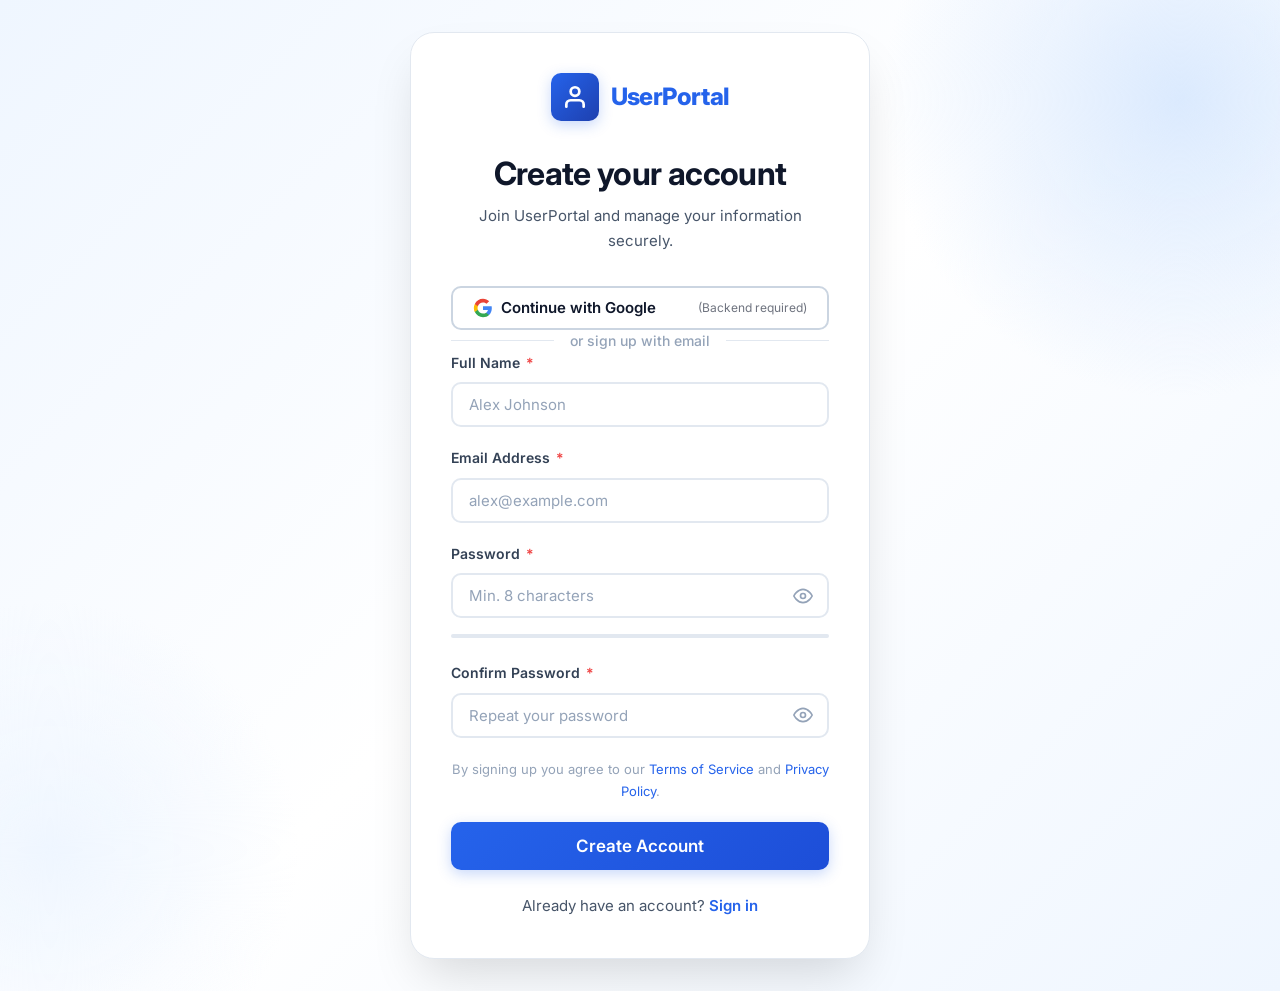
<file: signup.html>
<!DOCTYPE html>
<html lang="en">
<head>
  <meta charset="UTF-8" />
  <meta name="viewport" content="width=device-width, initial-scale=1.0" />
  <title>Create Account — UserPortal</title>
  <meta name="description" content="Create your free UserPortal account to securely manage your personal information." />
  <link rel="preconnect" href="https://fonts.googleapis.com" />
  <link rel="preconnect" href="https://fonts.gstatic.com" crossorigin />
  <link href="https://fonts.googleapis.com/css2?family=Inter:wght@300;400;500;600;700;800&family=Plus+Jakarta+Sans:wght@400;500;600;700;800&display=swap" rel="stylesheet" />
  <link rel="stylesheet" href="css/style.css" />
</head>
<body>

<!-- Toast container -->
<div id="toast-container" aria-live="polite" aria-atomic="true"></div>

<main class="auth-page" role="main">
  <div class="auth-card" role="region" aria-labelledby="signup-heading">

    <!-- Logo -->
    <div class="auth-logo">
      <a href="index.html" class="brand-icon" aria-label="UserPortal Home" style="text-decoration:none">
        <svg xmlns="http://www.w3.org/2000/svg" width="26" height="26" viewBox="0 0 24 24" fill="none" stroke="currentColor" stroke-width="2.5" stroke-linecap="round" stroke-linejoin="round" aria-hidden="true"><path d="M20 21v-2a4 4 0 0 0-4-4H8a4 4 0 0 0-4 4v2"></path><circle cx="12" cy="7" r="4"></circle></svg>
      </a>
      <a href="index.html" class="auth-logo-text" style="text-decoration:none">UserPortal</a>
    </div>

    <!-- Header -->
    <div class="auth-header">
      <h2 id="signup-heading">Create your account</h2>
      <p>Join UserPortal and manage your information securely.</p>
    </div>

    <!-- Form alert -->
    <div id="form-alert" class="alert" style="display:none" role="alert" aria-live="polite"></div>

    <!-- Google Sign-In placeholder -->
    <button id="google-signin-btn" class="btn btn-google btn-full" type="button" aria-label="Continue with Google">
      <!-- Google Logo SVG -->
      <svg class="google-logo" viewBox="0 0 24 24" xmlns="http://www.w3.org/2000/svg" aria-hidden="true">
        <path d="M22.56 12.25c0-.78-.07-1.53-.2-2.25H12v4.26h5.92c-.26 1.37-1.04 2.53-2.21 3.31v2.77h3.57c2.08-1.92 3.28-4.74 3.28-8.09z" fill="#4285F4"/>
        <path d="M12 23c2.97 0 5.46-.98 7.28-2.66l-3.57-2.77c-.98.66-2.23 1.06-3.71 1.06-2.86 0-5.29-1.93-6.16-4.53H2.18v2.84C3.99 20.53 7.7 23 12 23z" fill="#34A853"/>
        <path d="M5.84 14.09c-.22-.66-.35-1.36-.35-2.09s.13-1.43.35-2.09V7.07H2.18C1.43 8.55 1 10.22 1 12s.43 3.45 1.18 4.93l2.85-2.22.81-.62z" fill="#FBBC05"/>
        <path d="M12 5.38c1.62 0 3.06.56 4.21 1.64l3.15-3.15C17.45 2.09 14.97 1 12 1 7.7 1 3.99 3.47 2.18 7.07l3.66 2.84c.87-2.6 3.3-4.53 6.16-4.53z" fill="#EA4335"/>
      </svg>
      Continue with Google
      <span style="font-size:0.75rem;font-weight:400;opacity:0.6;margin-left:auto">(Backend required)</span>
    </button>

    <!-- Divider -->
    <div class="auth-divider">or sign up with email</div>

    <!-- Signup Form -->
    <form id="signup-form" class="auth-form" novalidate aria-label="Sign up form">

      <!-- Full Name -->
      <div class="form-group">
        <label class="form-label" for="fullName">
          Full Name <span class="required" aria-label="required">*</span>
        </label>
        <div class="input-wrapper">
          <input
            type="text"
            id="fullName"
            name="fullName"
            class="form-control"
            placeholder="Alex Johnson"
            autocomplete="name"
            required
            aria-describedby="name-error"
            aria-required="true"
          />
        </div>
        <div id="name-error" class="form-error" style="display:none" role="alert">
          <svg xmlns="http://www.w3.org/2000/svg" width="14" height="14" viewBox="0 0 24 24" fill="none" stroke="currentColor" stroke-width="2.5" aria-hidden="true"><circle cx="12" cy="12" r="10"></circle><line x1="12" y1="8" x2="12" y2="12"></line><line x1="12" y1="16" x2="12.01" y2="16"></line></svg>
          <span></span>
        </div>
      </div>

      <!-- Email -->
      <div class="form-group">
        <label class="form-label" for="email">
          Email Address <span class="required" aria-label="required">*</span>
        </label>
        <div class="input-wrapper">
          <input
            type="email"
            id="email"
            name="email"
            class="form-control"
            placeholder="alex@example.com"
            autocomplete="email"
            required
            aria-describedby="email-error"
            aria-required="true"
          />
        </div>
        <div id="email-error" class="form-error" style="display:none" role="alert">
          <svg xmlns="http://www.w3.org/2000/svg" width="14" height="14" viewBox="0 0 24 24" fill="none" stroke="currentColor" stroke-width="2.5" aria-hidden="true"><circle cx="12" cy="12" r="10"></circle><line x1="12" y1="8" x2="12" y2="12"></line><line x1="12" y1="16" x2="12.01" y2="16"></line></svg>
          <span></span>
        </div>
      </div>

      <!-- Password -->
      <div class="form-group">
        <label class="form-label" for="password">
          Password <span class="required" aria-label="required">*</span>
        </label>
        <div class="input-wrapper">
          <input
            type="password"
            id="password"
            name="password"
            class="form-control"
            placeholder="Min. 8 characters"
            autocomplete="new-password"
            required
            aria-describedby="pass-error pass-strength"
            aria-required="true"
          />
          <button
            type="button"
            class="input-icon"
            data-toggle-password="password"
            aria-label="Show password"
            tabindex="0"
          >
            <svg xmlns="http://www.w3.org/2000/svg" width="20" height="20" viewBox="0 0 24 24" fill="none" stroke="currentColor" stroke-width="2" stroke-linecap="round" stroke-linejoin="round" aria-hidden="true"><path d="M1 12s4-8 11-8 11 8 11 8-4 8-11 8-11-8-11-8z"></path><circle cx="12" cy="12" r="3"></circle></svg>
          </button>
        </div>
        <!-- Strength indicator -->
        <div id="pass-strength" aria-live="polite">
          <div class="strength-bar" role="progressbar" aria-label="Password strength">
            <div class="strength-fill" id="strength-fill"></div>
          </div>
          <div class="strength-label" id="strength-label"></div>
        </div>
        <div id="pass-error" class="form-error" style="display:none" role="alert">
          <svg xmlns="http://www.w3.org/2000/svg" width="14" height="14" viewBox="0 0 24 24" fill="none" stroke="currentColor" stroke-width="2.5" aria-hidden="true"><circle cx="12" cy="12" r="10"></circle><line x1="12" y1="8" x2="12" y2="12"></line><line x1="12" y1="16" x2="12.01" y2="16"></line></svg>
          <span></span>
        </div>
      </div>

      <!-- Confirm Password -->
      <div class="form-group">
        <label class="form-label" for="confirmPassword">
          Confirm Password <span class="required" aria-label="required">*</span>
        </label>
        <div class="input-wrapper">
          <input
            type="password"
            id="confirmPassword"
            name="confirmPassword"
            class="form-control"
            placeholder="Repeat your password"
            autocomplete="new-password"
            required
            aria-describedby="confirm-error"
            aria-required="true"
          />
          <button
            type="button"
            class="input-icon"
            data-toggle-password="confirmPassword"
            aria-label="Show confirm password"
            tabindex="0"
          >
            <svg xmlns="http://www.w3.org/2000/svg" width="20" height="20" viewBox="0 0 24 24" fill="none" stroke="currentColor" stroke-width="2" stroke-linecap="round" stroke-linejoin="round" aria-hidden="true"><path d="M1 12s4-8 11-8 11 8 11 8-4 8-11 8-11-8-11-8z"></path><circle cx="12" cy="12" r="3"></circle></svg>
          </button>
        </div>
        <div id="confirm-error" class="form-error" style="display:none" role="alert">
          <svg xmlns="http://www.w3.org/2000/svg" width="14" height="14" viewBox="0 0 24 24" fill="none" stroke="currentColor" stroke-width="2.5" aria-hidden="true"><circle cx="12" cy="12" r="10"></circle><line x1="12" y1="8" x2="12" y2="12"></line><line x1="12" y1="16" x2="12.01" y2="16"></line></svg>
          <span></span>
        </div>
      </div>

      <!-- Terms note -->
      <p class="form-hint" style="text-align:center">
        By signing up you agree to our <a href="#" style="color:var(--primary)">Terms of Service</a> and <a href="#" style="color:var(--primary)">Privacy Policy</a>.
      </p>

      <!-- Submit -->
      <button type="submit" id="signup-btn" class="btn btn-primary btn-full btn-lg">
        Create Account
      </button>
    </form>

    <!-- Footer link -->
    <div class="auth-footer">
      Already have an account?
      <a href="login.html" id="login-link">Sign in</a>
    </div>
  </div>
</main>

<script src="js/api.js"></script>
<script src="js/auth.js"></script>
</body>
</html>
</file>
<file: css/style.css>
/* ============================================================
   UserPortal — Global Stylesheet
   Design System: Blue & White, Premium, Responsive
   ============================================================ */

/* ── Google Fonts ───────────────────────────────────────────── */
@import url('https://fonts.googleapis.com/css2?family=Inter:wght@300;400;500;600;700;800&family=Plus+Jakarta+Sans:wght@400;500;600;700;800&display=swap');

/* ── CSS Custom Properties ──────────────────────────────────── */
:root {
  /* Brand Blues */
  --blue-50:  #eff6ff;
  --blue-100: #dbeafe;
  --blue-200: #bfdbfe;
  --blue-300: #93c5fd;
  --blue-400: #60a5fa;
  --blue-500: #3b82f6;
  --blue-600: #2563eb;
  --blue-700: #1d4ed8;
  --blue-800: #1e40af;
  --blue-900: #1e3a8a;

  /* Neutral */
  --gray-50:  #f8fafc;
  --gray-100: #f1f5f9;
  --gray-200: #e2e8f0;
  --gray-300: #cbd5e1;
  --gray-400: #94a3b8;
  --gray-500: #64748b;
  --gray-600: #475569;
  --gray-700: #334155;
  --gray-800: #1e293b;
  --gray-900: #0f172a;

  /* Semantic */
  --success:       #10b981;
  --success-light: #d1fae5;
  --warning:       #f59e0b;
  --warning-light: #fef3c7;
  --danger:        #ef4444;
  --danger-light:  #fee2e2;
  --info:          #0ea5e9;
  --info-light:    #e0f2fe;

  /* Primary alias */
  --primary:       var(--blue-600);
  --primary-dark:  var(--blue-700);
  --primary-light: var(--blue-500);

  /* Surfaces */
  --surface:        #ffffff;
  --surface-2:      var(--gray-50);
  --surface-3:      var(--gray-100);
  --border:         var(--gray-200);
  --border-strong:  var(--gray-300);

  /* Text */
  --text-primary:   var(--gray-900);
  --text-secondary: var(--gray-600);
  --text-muted:     var(--gray-400);
  --text-inverse:   #ffffff;

  /* Spacing */
  --space-1: 0.25rem;
  --space-2: 0.5rem;
  --space-3: 0.75rem;
  --space-4: 1rem;
  --space-5: 1.25rem;
  --space-6: 1.5rem;
  --space-8: 2rem;
  --space-10: 2.5rem;
  --space-12: 3rem;
  --space-16: 4rem;
  --space-20: 5rem;

  /* Radius */
  --radius-sm:   0.375rem;
  --radius:      0.625rem;
  --radius-lg:   1rem;
  --radius-xl:   1.5rem;
  --radius-full: 9999px;

  /* Shadows */
  --shadow-xs: 0 1px 2px rgba(0,0,0,0.05);
  --shadow-sm: 0 1px 3px rgba(0,0,0,0.08), 0 1px 2px rgba(0,0,0,0.06);
  --shadow:    0 4px 6px -1px rgba(0,0,0,0.08), 0 2px 4px -1px rgba(0,0,0,0.06);
  --shadow-md: 0 10px 15px -3px rgba(0,0,0,0.08), 0 4px 6px -2px rgba(0,0,0,0.05);
  --shadow-lg: 0 20px 25px -5px rgba(0,0,0,0.08), 0 10px 10px -5px rgba(0,0,0,0.04);
  --shadow-xl: 0 25px 50px -12px rgba(0,0,0,0.15);
  --shadow-blue: 0 4px 14px rgba(37,99,235,0.25);

  /* Transitions */
  --transition-fast:   150ms ease;
  --transition:        250ms ease;
  --transition-slow:   400ms ease;

  /* Layout */
  --max-width:       1280px;
  --sidebar-width:   260px;
  --nav-height:      68px;
  --content-padding: var(--space-8);
}

/* ── Reset & Base ────────────────────────────────────────────── */
*, *::before, *::after {
  box-sizing: border-box;
  margin: 0;
  padding: 0;
}

html {
  scroll-behavior: smooth;
  -webkit-text-size-adjust: 100%;
}

body {
  font-family: 'Inter', 'Plus Jakarta Sans', system-ui, -apple-system, sans-serif;
  font-size: 1rem;
  line-height: 1.6;
  color: var(--text-primary);
  background: var(--surface-2);
  min-height: 100vh;
  -webkit-font-smoothing: antialiased;
  -moz-osx-font-smoothing: grayscale;
}

img { max-width: 100%; display: block; }
a  { text-decoration: none; color: inherit; }
ul, ol { list-style: none; }
button { cursor: pointer; border: none; background: none; font-family: inherit; }
input, select, textarea { font-family: inherit; }

/* ── Typography ─────────────────────────────────────────────── */
h1 { font-size: clamp(1.75rem, 4vw, 2.75rem); font-weight: 800; line-height: 1.2; letter-spacing: -0.025em; }
h2 { font-size: clamp(1.375rem, 3vw, 2rem);   font-weight: 700; line-height: 1.3; letter-spacing: -0.02em; }
h3 { font-size: clamp(1.125rem, 2vw, 1.375rem); font-weight: 600; line-height: 1.4; }
h4 { font-size: 1.125rem; font-weight: 600; line-height: 1.4; }
h5 { font-size: 1rem;     font-weight: 600; line-height: 1.5; }

p  { color: var(--text-secondary); line-height: 1.7; }

.text-xs   { font-size: 0.75rem; }
.text-sm   { font-size: 0.875rem; }
.text-base { font-size: 1rem; }
.text-lg   { font-size: 1.125rem; }
.text-xl   { font-size: 1.25rem; }
.text-2xl  { font-size: 1.5rem; }

.font-medium  { font-weight: 500; }
.font-semibold{ font-weight: 600; }
.font-bold    { font-weight: 700; }

.text-primary   { color: var(--text-primary) !important; }
.text-secondary { color: var(--text-secondary) !important; }
.text-muted     { color: var(--text-muted) !important; }
.text-blue      { color: var(--primary); }
.text-success   { color: var(--success); }
.text-danger    { color: var(--danger); }
.text-center    { text-align: center; }

/* ── Layout Utilities ───────────────────────────────────────── */
.container {
  width: 100%;
  max-width: var(--max-width);
  margin-inline: auto;
  padding-inline: var(--space-6);
}

.flex  { display: flex; }
.flex-col { display: flex; flex-direction: column; }
.items-center  { align-items: center; }
.items-start   { align-items: flex-start; }
.justify-center{ justify-content: center; }
.justify-between{ justify-content: space-between; }
.justify-end   { justify-content: flex-end; }
.flex-wrap     { flex-wrap: wrap; }
.gap-1 { gap: var(--space-1); }
.gap-2 { gap: var(--space-2); }
.gap-3 { gap: var(--space-3); }
.gap-4 { gap: var(--space-4); }
.gap-6 { gap: var(--space-6); }
.gap-8 { gap: var(--space-8); }

.grid { display: grid; }
.grid-cols-2 { grid-template-columns: repeat(2, 1fr); }
.grid-cols-3 { grid-template-columns: repeat(3, 1fr); }
.grid-cols-4 { grid-template-columns: repeat(4, 1fr); }

.w-full  { width: 100%; }
.h-full  { height: 100%; }
.min-h-screen { min-height: 100vh; }

.mt-auto { margin-top: auto; }
.mb-4    { margin-bottom: var(--space-4); }
.mb-6    { margin-bottom: var(--space-6); }
.mb-8    { margin-bottom: var(--space-8); }
.mt-4    { margin-top: var(--space-4); }
.mt-6    { margin-top: var(--space-6); }
.mt-8    { margin-top: var(--space-8); }

.hidden   { display: none !important; }
.sr-only  {
  position: absolute; width: 1px; height: 1px;
  padding: 0; margin: -1px; overflow: hidden;
  clip: rect(0,0,0,0); white-space: nowrap; border-width: 0;
}

/* ── Card ────────────────────────────────────────────────────── */
.card {
  background: var(--surface);
  border: 1px solid var(--border);
  border-radius: var(--radius-lg);
  box-shadow: var(--shadow-sm);
  padding: var(--space-6);
  transition: box-shadow var(--transition), transform var(--transition);
}

.card:hover { box-shadow: var(--shadow-md); }

.card-sm  { padding: var(--space-4); border-radius: var(--radius); }
.card-lg  { padding: var(--space-8); border-radius: var(--radius-xl); }

/* ── Buttons ─────────────────────────────────────────────────── */
.btn {
  display: inline-flex;
  align-items: center;
  justify-content: center;
  gap: var(--space-2);
  padding: 0.625rem var(--space-5);
  font-size: 0.9375rem;
  font-weight: 600;
  border-radius: var(--radius);
  transition: background var(--transition-fast), transform var(--transition-fast),
              box-shadow var(--transition-fast), opacity var(--transition-fast);
  white-space: nowrap;
  user-select: none;
  position: relative;
  overflow: hidden;
}

.btn:focus-visible {
  outline: 3px solid var(--blue-300);
  outline-offset: 2px;
}

.btn:active { transform: translateY(1px); }

.btn:disabled {
  opacity: 0.6;
  cursor: not-allowed;
  pointer-events: none;
}

/* Primary */
.btn-primary {
  background: linear-gradient(135deg, var(--blue-600), var(--blue-700));
  color: #fff;
  box-shadow: var(--shadow-blue);
}
.btn-primary:hover {
  background: linear-gradient(135deg, var(--blue-700), var(--blue-800));
  box-shadow: 0 6px 20px rgba(37,99,235,0.35);
  transform: translateY(-1px);
}

/* Secondary */
.btn-secondary {
  background: var(--surface);
  color: var(--primary);
  border: 2px solid var(--blue-200);
}
.btn-secondary:hover {
  background: var(--blue-50);
  border-color: var(--primary);
  transform: translateY(-1px);
}

/* Danger */
.btn-danger {
  background: linear-gradient(135deg, var(--danger), #dc2626);
  color: #fff;
  box-shadow: 0 4px 14px rgba(239,68,68,0.25);
}
.btn-danger:hover {
  background: linear-gradient(135deg, #dc2626, #b91c1c);
  box-shadow: 0 6px 20px rgba(239,68,68,0.35);
  transform: translateY(-1px);
}

/* Ghost */
.btn-ghost {
  color: var(--text-secondary);
  padding: 0.625rem var(--space-4);
}
.btn-ghost:hover {
  background: var(--gray-100);
  color: var(--text-primary);
}

/* Icon button */
.btn-icon {
  padding: var(--space-2);
  border-radius: var(--radius-sm);
  line-height: 1;
}
.btn-icon svg { width: 18px; height: 18px; }

/* Success */
.btn-success {
  background: linear-gradient(135deg, var(--success), #059669);
  color: #fff;
  box-shadow: 0 4px 14px rgba(16,185,129,0.25);
}
.btn-success:hover {
  background: linear-gradient(135deg, #059669, #047857);
  transform: translateY(-1px);
}

/* Sizes */
.btn-sm  { padding: 0.4375rem var(--space-4); font-size: 0.8125rem; }
.btn-lg  { padding: 0.875rem var(--space-8); font-size: 1.0625rem; }
.btn-full{ width: 100%; }

/* Google Button */
.btn-google {
  background: var(--surface);
  border: 2px solid var(--border-strong);
  color: var(--text-primary);
  font-weight: 600;
}
.btn-google:hover {
  background: var(--gray-50);
  border-color: var(--gray-400);
  transform: translateY(-1px);
  box-shadow: var(--shadow);
}

.btn-google .google-logo {
  width: 20px;
  height: 20px;
  flex-shrink: 0;
}

/* Loading spinner inside button */
.btn .spinner {
  width: 16px; height: 16px;
  border: 2px solid rgba(255,255,255,0.4);
  border-top-color: #fff;
  border-radius: 50%;
  animation: spin 0.7s linear infinite;
}

/* ── Forms ───────────────────────────────────────────────────── */
.form-group {
  display: flex;
  flex-direction: column;
  gap: var(--space-2);
}

.form-label {
  font-size: 0.875rem;
  font-weight: 600;
  color: var(--gray-700);
}
.form-label .required { color: var(--danger); margin-left: 2px; }

.form-control {
  width: 100%;
  padding: 0.6875rem var(--space-4);
  font-size: 0.9375rem;
  color: var(--text-primary);
  background: var(--surface);
  border: 2px solid var(--border);
  border-radius: var(--radius);
  transition: border-color var(--transition-fast), box-shadow var(--transition-fast);
  appearance: none;
}
.form-control::placeholder { color: var(--text-muted); }
.form-control:hover  { border-color: var(--gray-300); }
.form-control:focus  {
  outline: none;
  border-color: var(--primary);
  box-shadow: 0 0 0 3px var(--blue-100);
}
.form-control.is-invalid {
  border-color: var(--danger);
  box-shadow: 0 0 0 3px var(--danger-light);
}
.form-control.is-valid {
  border-color: var(--success);
}

.input-wrapper {
  position: relative;
  display: flex;
  align-items: center;
}
.input-wrapper .form-control { padding-right: 3rem; }
.input-wrapper .input-icon {
  position: absolute;
  right: var(--space-4);
  color: var(--text-muted);
  cursor: pointer;
  transition: color var(--transition-fast);
  background: none;
  border: none;
  padding: 0;
  display: flex;
  align-items: center;
}
.input-wrapper .input-icon:hover { color: var(--primary); }

.form-hint {
  font-size: 0.8125rem;
  color: var(--text-muted);
}
.form-error {
  font-size: 0.8125rem;
  color: var(--danger);
  display: flex;
  align-items: center;
  gap: var(--space-1);
}

/* Password strength */
.strength-bar {
  height: 4px;
  border-radius: var(--radius-full);
  background: var(--gray-200);
  overflow: hidden;
  margin-top: var(--space-2);
}
.strength-fill {
  height: 100%;
  border-radius: var(--radius-full);
  transition: width 0.3s ease, background 0.3s ease;
  width: 0%;
}
.strength-fill.weak   { width: 25%; background: var(--danger); }
.strength-fill.fair   { width: 50%; background: var(--warning); }
.strength-fill.good   { width: 75%; background: var(--info); }
.strength-fill.strong { width: 100%; background: var(--success); }

.strength-label {
  font-size: 0.75rem;
  font-weight: 600;
  margin-top: var(--space-1);
}
.strength-label.weak   { color: var(--danger); }
.strength-label.fair   { color: var(--warning); }
.strength-label.good   { color: var(--info); }
.strength-label.strong { color: var(--success); }

/* Form grid */
.form-row {
  display: grid;
  grid-template-columns: 1fr 1fr;
  gap: var(--space-4);
}

/* ── Navigation ──────────────────────────────────────────────── */
.navbar {
  position: sticky;
  top: 0;
  z-index: 100;
  height: var(--nav-height);
  background: rgba(255,255,255,0.92);
  backdrop-filter: blur(20px);
  -webkit-backdrop-filter: blur(20px);
  border-bottom: 1px solid var(--border);
  box-shadow: var(--shadow-xs);
}

.navbar-inner {
  display: flex;
  align-items: center;
  justify-content: space-between;
  height: 100%;
}

.navbar-brand {
  display: flex;
  align-items: center;
  gap: var(--space-3);
  font-weight: 800;
  font-size: 1.25rem;
  color: var(--primary);
  letter-spacing: -0.02em;
}

.brand-icon {
  width: 38px;
  height: 38px;
  background: linear-gradient(135deg, var(--blue-600), var(--blue-800));
  border-radius: var(--radius);
  display: flex;
  align-items: center;
  justify-content: center;
  color: #fff;
  font-size: 1.1rem;
  box-shadow: var(--shadow-blue);
  flex-shrink: 0;
}

.navbar-nav {
  display: flex;
  align-items: center;
  gap: var(--space-2);
}

.nav-link {
  padding: var(--space-2) var(--space-3);
  font-size: 0.9375rem;
  font-weight: 500;
  color: var(--text-secondary);
  border-radius: var(--radius-sm);
  transition: color var(--transition-fast), background var(--transition-fast);
}
.nav-link:hover, .nav-link.active {
  color: var(--primary);
  background: var(--blue-50);
}

.navbar-actions {
  display: flex;
  align-items: center;
  gap: var(--space-3);
}

/* Hamburger */
.hamburger {
  display: none;
  flex-direction: column;
  gap: 5px;
  width: 32px;
  height: 32px;
  justify-content: center;
  align-items: center;
  border-radius: var(--radius-sm);
  transition: background var(--transition-fast);
}
.hamburger:hover { background: var(--gray-100); }
.hamburger span {
  display: block;
  width: 22px;
  height: 2px;
  background: var(--gray-700);
  border-radius: 2px;
  transition: transform var(--transition), opacity var(--transition);
}

/* Mobile nav drawer */
.mobile-nav {
  display: none;
  flex-direction: column;
  background: var(--surface);
  border-top: 1px solid var(--border);
  padding: var(--space-4);
  gap: var(--space-2);
}
.mobile-nav.open { display: flex; }
.mobile-nav .nav-link { padding: var(--space-3) var(--space-4); }

/* ── Sidebar Layout ──────────────────────────────────────────── */
.app-layout {
  display: flex;
  min-height: calc(100vh - var(--nav-height));
}

.sidebar {
  width: var(--sidebar-width);
  flex-shrink: 0;
  background: var(--surface);
  border-right: 1px solid var(--border);
  display: flex;
  flex-direction: column;
  padding: var(--space-6) 0;
  position: sticky;
  top: var(--nav-height);
  height: calc(100vh - var(--nav-height));
  overflow-y: auto;
}

.sidebar-section {
  padding: 0 var(--space-4);
  margin-bottom: var(--space-6);
}

.sidebar-section-label {
  font-size: 0.6875rem;
  font-weight: 700;
  text-transform: uppercase;
  letter-spacing: 0.08em;
  color: var(--text-muted);
  padding: 0 var(--space-3);
  margin-bottom: var(--space-2);
}

.sidebar-link {
  display: flex;
  align-items: center;
  gap: var(--space-3);
  padding: var(--space-3) var(--space-3);
  border-radius: var(--radius);
  color: var(--text-secondary);
  font-weight: 500;
  font-size: 0.9375rem;
  transition: background var(--transition-fast), color var(--transition-fast);
  margin-bottom: 2px;
}
.sidebar-link svg { width: 20px; height: 20px; flex-shrink: 0; }
.sidebar-link:hover {
  background: var(--blue-50);
  color: var(--primary);
}
.sidebar-link.active {
  background: var(--blue-50);
  color: var(--primary);
  font-weight: 600;
}
.sidebar-link .badge {
  margin-left: auto;
  background: var(--primary);
  color: #fff;
  font-size: 0.6875rem;
  font-weight: 700;
  padding: 2px 7px;
  border-radius: var(--radius-full);
}

.sidebar-divider {
  height: 1px;
  background: var(--border);
  margin: var(--space-2) var(--space-4);
}

.sidebar-footer {
  margin-top: auto;
  padding: var(--space-4);
  border-top: 1px solid var(--border);
}

.main-content {
  flex: 1;
  padding: var(--content-padding);
  min-width: 0;
  overflow-x: hidden;
}

/* ── Page Header ─────────────────────────────────────────────── */
.page-header {
  margin-bottom: var(--space-8);
}
.page-title {
  font-size: 1.75rem;
  font-weight: 800;
  color: var(--text-primary);
  letter-spacing: -0.02em;
  margin-bottom: var(--space-1);
}
.page-subtitle {
  color: var(--text-secondary);
  font-size: 0.9375rem;
}
.page-header-row {
  display: flex;
  align-items: center;
  justify-content: space-between;
  flex-wrap: wrap;
  gap: var(--space-4);
}

/* ── Stats Cards ─────────────────────────────────────────────── */
.stats-grid {
  display: grid;
  grid-template-columns: repeat(auto-fit, minmax(220px, 1fr));
  gap: var(--space-6);
  margin-bottom: var(--space-8);
}

.stat-card {
  background: var(--surface);
  border: 1px solid var(--border);
  border-radius: var(--radius-lg);
  padding: var(--space-6);
  box-shadow: var(--shadow-sm);
  transition: box-shadow var(--transition), transform var(--transition);
  position: relative;
  overflow: hidden;
}
.stat-card::before {
  content: '';
  position: absolute;
  top: 0; left: 0; right: 0;
  height: 3px;
  background: linear-gradient(90deg, var(--blue-500), var(--blue-700));
  border-radius: var(--radius-lg) var(--radius-lg) 0 0;
}
.stat-card:hover {
  box-shadow: var(--shadow-md);
  transform: translateY(-2px);
}
.stat-icon {
  width: 48px; height: 48px;
  border-radius: var(--radius);
  display: flex;
  align-items: center;
  justify-content: center;
  margin-bottom: var(--space-4);
  font-size: 1.375rem;
}
.stat-icon.blue   { background: var(--blue-50);    color: var(--primary); }
.stat-icon.green  { background: var(--success-light); color: var(--success); }
.stat-icon.orange { background: var(--warning-light); color: var(--warning); }
.stat-icon.red    { background: var(--danger-light);  color: var(--danger); }

.stat-value {
  font-size: 2rem;
  font-weight: 800;
  color: var(--text-primary);
  line-height: 1;
  margin-bottom: var(--space-1);
  letter-spacing: -0.03em;
}
.stat-label {
  font-size: 0.875rem;
  color: var(--text-secondary);
  font-weight: 500;
}

/* ── Data Table ──────────────────────────────────────────────── */
.table-container {
  background: var(--surface);
  border: 1px solid var(--border);
  border-radius: var(--radius-lg);
  box-shadow: var(--shadow-sm);
  overflow: hidden;
}

.table-header {
  display: flex;
  align-items: center;
  justify-content: space-between;
  padding: var(--space-5) var(--space-6);
  border-bottom: 1px solid var(--border);
  flex-wrap: wrap;
  gap: var(--space-4);
}

.table-title {
  font-size: 1.0625rem;
  font-weight: 700;
  color: var(--text-primary);
}

.table-actions {
  display: flex;
  align-items: center;
  gap: var(--space-3);
}

.search-bar {
  position: relative;
  display: flex;
  align-items: center;
}
.search-bar input {
  padding: 0.5rem 1rem 0.5rem 2.5rem;
  border: 2px solid var(--border);
  border-radius: var(--radius);
  font-size: 0.875rem;
  background: var(--surface-2);
  transition: border-color var(--transition-fast), box-shadow var(--transition-fast);
  width: 220px;
}
.search-bar input:focus {
  outline: none;
  border-color: var(--primary);
  box-shadow: 0 0 0 3px var(--blue-100);
  background: var(--surface);
  width: 260px;
}
.search-bar svg {
  position: absolute;
  left: var(--space-3);
  width: 16px; height: 16px;
  color: var(--text-muted);
  pointer-events: none;
}

table {
  width: 100%;
  border-collapse: collapse;
  font-size: 0.9375rem;
}

thead tr {
  background: var(--gray-50);
  border-bottom: 1px solid var(--border);
}

th {
  padding: var(--space-4) var(--space-6);
  text-align: left;
  font-size: 0.75rem;
  font-weight: 700;
  text-transform: uppercase;
  letter-spacing: 0.06em;
  color: var(--text-secondary);
  white-space: nowrap;
}

td {
  padding: var(--space-4) var(--space-6);
  border-bottom: 1px solid var(--border);
  color: var(--text-primary);
  vertical-align: middle;
}

tbody tr {
  transition: background var(--transition-fast);
}
tbody tr:last-child td { border-bottom: none; }
tbody tr:hover { background: var(--blue-50); }

.table-footer {
  display: flex;
  align-items: center;
  justify-content: space-between;
  padding: var(--space-4) var(--space-6);
  border-top: 1px solid var(--border);
  font-size: 0.875rem;
  color: var(--text-secondary);
  flex-wrap: wrap;
  gap: var(--space-3);
}

/* ── Badges ──────────────────────────────────────────────────── */
.badge {
  display: inline-flex;
  align-items: center;
  gap: 4px;
  padding: 3px 10px;
  border-radius: var(--radius-full);
  font-size: 0.75rem;
  font-weight: 600;
}
.badge-blue    { background: var(--blue-50);       color: var(--primary); }
.badge-green   { background: var(--success-light);  color: var(--success); }
.badge-orange  { background: var(--warning-light);  color: var(--warning); }
.badge-red     { background: var(--danger-light);   color: var(--danger); }
.badge-gray    { background: var(--gray-100);        color: var(--gray-600); }

/* ── Alert / Toast ───────────────────────────────────────────── */
.alert {
  display: flex;
  align-items: flex-start;
  gap: var(--space-3);
  padding: var(--space-4) var(--space-5);
  border-radius: var(--radius);
  font-size: 0.9375rem;
  font-weight: 500;
  animation: slideDown 0.3s ease;
}
.alert svg { width: 20px; height: 20px; flex-shrink: 0; margin-top: 1px; }
.alert-success { background: var(--success-light); color: #065f46; border: 1px solid #6ee7b7; }
.alert-danger  { background: var(--danger-light);  color: #991b1b; border: 1px solid #fca5a5; }
.alert-warning { background: var(--warning-light); color: #92400e; border: 1px solid #fcd34d; }
.alert-info    { background: var(--info-light);    color: #0c4a6e; border: 1px solid #7dd3fc; }

/* Toast */
#toast-container {
  position: fixed;
  bottom: var(--space-6);
  right: var(--space-6);
  z-index: 9999;
  display: flex;
  flex-direction: column;
  gap: var(--space-3);
  max-width: 360px;
}
.toast {
  display: flex;
  align-items: center;
  gap: var(--space-3);
  padding: var(--space-4) var(--space-5);
  border-radius: var(--radius);
  background: var(--gray-900);
  color: #fff;
  font-size: 0.9375rem;
  font-weight: 500;
  box-shadow: var(--shadow-xl);
  animation: slideUp 0.3s ease;
}
.toast.success { background: #065f46; }
.toast.danger  { background: #991b1b; }
.toast.warning { background: #92400e; }
.toast svg { width: 18px; height: 18px; flex-shrink: 0; }

/* ── Modal ───────────────────────────────────────────────────── */
.modal-overlay {
  position: fixed;
  inset: 0;
  background: rgba(15,23,42,0.55);
  backdrop-filter: blur(4px);
  display: flex;
  align-items: center;
  justify-content: center;
  z-index: 1000;
  padding: var(--space-4);
  animation: fadeIn 0.2s ease;
}
.modal {
  background: var(--surface);
  border-radius: var(--radius-xl);
  box-shadow: var(--shadow-xl);
  max-width: 480px;
  width: 100%;
  animation: scaleIn 0.25s ease;
}
.modal-header {
  padding: var(--space-6);
  border-bottom: 1px solid var(--border);
  display: flex;
  align-items: center;
  justify-content: space-between;
}
.modal-title {
  font-size: 1.125rem;
  font-weight: 700;
  color: var(--text-primary);
}
.modal-close {
  color: var(--text-muted);
  transition: color var(--transition-fast);
  background: none;
  border: none;
  cursor: pointer;
  display: flex;
  align-items: center;
  justify-content: center;
  width: 32px;
  height: 32px;
  border-radius: var(--radius-sm);
}
.modal-close:hover { color: var(--text-primary); background: var(--gray-100); }

.modal-body    { padding: var(--space-6); }
.modal-footer  {
  padding: var(--space-5) var(--space-6);
  border-top: 1px solid var(--border);
  display: flex;
  justify-content: flex-end;
  gap: var(--space-3);
}

/* ── Loading States ──────────────────────────────────────────── */
.spinner {
  width: 40px; height: 40px;
  border: 3px solid var(--blue-100);
  border-top-color: var(--primary);
  border-radius: 50%;
  animation: spin 0.8s linear infinite;
}

.spinner-sm { width: 20px; height: 20px; border-width: 2px; }

.loading-overlay {
  display: flex;
  flex-direction: column;
  align-items: center;
  justify-content: center;
  padding: var(--space-16);
  gap: var(--space-4);
}
.loading-overlay p {
  color: var(--text-secondary);
  font-size: 0.9375rem;
}

/* Skeleton */
.skeleton {
  background: linear-gradient(90deg, var(--gray-200) 25%, var(--gray-100) 50%, var(--gray-200) 75%);
  background-size: 200% 100%;
  animation: skeleton 1.5s ease-in-out infinite;
  border-radius: var(--radius-sm);
}
.skeleton-text  { height: 14px; margin-bottom: var(--space-2); }
.skeleton-title { height: 20px; width: 60%; margin-bottom: var(--space-4); }
.skeleton-row   { height: 52px; border-radius: 0; }

/* Empty State */
.empty-state {
  display: flex;
  flex-direction: column;
  align-items: center;
  justify-content: center;
  padding: var(--space-16) var(--space-8);
  text-align: center;
}
.empty-icon {
  width: 80px; height: 80px;
  background: var(--blue-50);
  border-radius: 50%;
  display: flex;
  align-items: center;
  justify-content: center;
  margin-bottom: var(--space-6);
  font-size: 2rem;
}
.empty-state h3 {
  font-size: 1.25rem;
  font-weight: 700;
  color: var(--text-primary);
  margin-bottom: var(--space-2);
}
.empty-state p {
  color: var(--text-secondary);
  max-width: 360px;
  margin-bottom: var(--space-6);
}

/* ── Hero Section ────────────────────────────────────────────── */
.hero {
  background: linear-gradient(135deg, var(--blue-900) 0%, var(--blue-700) 50%, var(--blue-600) 100%);
  position: relative;
  overflow: hidden;
  padding: var(--space-20) 0;
  color: #fff;
}

.hero::before {
  content: '';
  position: absolute;
  top: -50%;
  right: -20%;
  width: 700px;
  height: 700px;
  background: radial-gradient(circle, rgba(255,255,255,0.06) 0%, transparent 70%);
  pointer-events: none;
}
.hero::after {
  content: '';
  position: absolute;
  bottom: -30%;
  left: -10%;
  width: 500px;
  height: 500px;
  background: radial-gradient(circle, rgba(255,255,255,0.04) 0%, transparent 70%);
  pointer-events: none;
}

.hero-content {
  position: relative;
  z-index: 1;
  max-width: 680px;
}

.hero-badge {
  display: inline-flex;
  align-items: center;
  gap: var(--space-2);
  background: rgba(255,255,255,0.15);
  backdrop-filter: blur(10px);
  border: 1px solid rgba(255,255,255,0.25);
  border-radius: var(--radius-full);
  padding: var(--space-2) var(--space-4);
  font-size: 0.8125rem;
  font-weight: 600;
  color: rgba(255,255,255,0.9);
  margin-bottom: var(--space-6);
}
.hero-badge .dot {
  width: 8px; height: 8px;
  background: var(--blue-300);
  border-radius: 50%;
  animation: pulse 2s ease-in-out infinite;
}

.hero h1 { color: #fff; margin-bottom: var(--space-6); }
.hero p { color: rgba(255,255,255,0.8); font-size: 1.125rem; margin-bottom: var(--space-8); max-width: 560px; }

.hero-cta {
  display: flex;
  gap: var(--space-4);
  flex-wrap: wrap;
}

.btn-white {
  background: #fff;
  color: var(--blue-700);
  font-weight: 700;
  box-shadow: 0 4px 14px rgba(0,0,0,0.15);
}
.btn-white:hover {
  background: var(--gray-50);
  transform: translateY(-2px);
  box-shadow: 0 8px 24px rgba(0,0,0,0.2);
}

.btn-outline-white {
  background: transparent;
  color: #fff;
  border: 2px solid rgba(255,255,255,0.4);
  font-weight: 600;
}
.btn-outline-white:hover {
  background: rgba(255,255,255,0.1);
  border-color: rgba(255,255,255,0.7);
  transform: translateY(-2px);
}

/* Hero visual */
.hero-visual {
  position: relative;
  display: flex;
  align-items: center;
  justify-content: center;
}
.hero-card-float {
  background: rgba(255,255,255,0.12);
  backdrop-filter: blur(20px);
  border: 1px solid rgba(255,255,255,0.2);
  border-radius: var(--radius-xl);
  padding: var(--space-6);
  color: #fff;
  min-width: 280px;
  animation: float 4s ease-in-out infinite;
}
.hero-card-float h4 { color: #fff; margin-bottom: var(--space-3); }
.hero-card-float p  { color: rgba(255,255,255,0.7); font-size: 0.875rem; }

/* ── Feature Cards ───────────────────────────────────────────── */
.features-section {
  padding: var(--space-20) 0;
  background: var(--surface);
}
.section-header {
  text-align: center;
  max-width: 600px;
  margin: 0 auto var(--space-12);
}
.section-label {
  display: inline-block;
  font-size: 0.8125rem;
  font-weight: 700;
  text-transform: uppercase;
  letter-spacing: 0.08em;
  color: var(--primary);
  background: var(--blue-50);
  padding: var(--space-1) var(--space-3);
  border-radius: var(--radius-full);
  margin-bottom: var(--space-4);
}

.features-grid {
  display: grid;
  grid-template-columns: repeat(auto-fit, minmax(280px, 1fr));
  gap: var(--space-6);
}

.feature-card {
  background: var(--surface);
  border: 1px solid var(--border);
  border-radius: var(--radius-lg);
  padding: var(--space-8);
  transition: box-shadow var(--transition), transform var(--transition), border-color var(--transition);
}
.feature-card:hover {
  box-shadow: var(--shadow-lg);
  transform: translateY(-4px);
  border-color: var(--blue-200);
}
.feature-icon {
  width: 56px; height: 56px;
  background: linear-gradient(135deg, var(--blue-50), var(--blue-100));
  border-radius: var(--radius-lg);
  display: flex;
  align-items: center;
  justify-content: center;
  font-size: 1.5rem;
  margin-bottom: var(--space-5);
  box-shadow: 0 2px 8px var(--blue-100);
}
.feature-card h3 { margin-bottom: var(--space-2); }
.feature-card p  { font-size: 0.9375rem; }

/* ── Auth Pages ──────────────────────────────────────────────── */
.auth-page {
  min-height: 100vh;
  background: linear-gradient(135deg, var(--blue-50) 0%, var(--surface) 50%, var(--blue-50) 100%);
  display: flex;
  align-items: center;
  justify-content: center;
  padding: var(--space-8) var(--space-4);
  position: relative;
}

.auth-page::before {
  content: '';
  position: fixed;
  top: -200px; right: -200px;
  width: 600px; height: 600px;
  background: radial-gradient(circle, var(--blue-100) 0%, transparent 70%);
  pointer-events: none;
  z-index: 0;
}
.auth-page::after {
  content: '';
  position: fixed;
  bottom: -200px; left: -200px;
  width: 500px; height: 500px;
  background: radial-gradient(circle, var(--blue-50) 0%, transparent 70%);
  pointer-events: none;
  z-index: 0;
}

.auth-card {
  background: var(--surface);
  border-radius: var(--radius-xl);
  box-shadow: var(--shadow-xl);
  border: 1px solid var(--border);
  width: 100%;
  max-width: 460px;
  padding: var(--space-10);
  position: relative;
  z-index: 1;
  animation: scaleIn 0.3s ease;
}

.auth-logo {
  display: flex;
  align-items: center;
  justify-content: center;
  gap: var(--space-3);
  margin-bottom: var(--space-8);
}

.auth-logo .brand-icon {
  width: 48px; height: 48px;
  font-size: 1.5rem;
}

.auth-logo-text {
  font-size: 1.5rem;
  font-weight: 800;
  color: var(--primary);
  letter-spacing: -0.025em;
}

.auth-header {
  text-align: center;
  margin-bottom: var(--space-8);
}
.auth-header h2 { margin-bottom: var(--space-2); }
.auth-header p  { font-size: 0.9375rem; }

.auth-form {
  display: flex;
  flex-direction: column;
  gap: var(--space-5);
}

.auth-divider {
  display: flex;
  align-items: center;
  gap: var(--space-4);
  color: var(--text-muted);
  font-size: 0.875rem;
  font-weight: 500;
}
.auth-divider::before, .auth-divider::after {
  content: '';
  flex: 1;
  height: 1px;
  background: var(--border);
}

.auth-footer {
  text-align: center;
  margin-top: var(--space-6);
  font-size: 0.9375rem;
  color: var(--text-secondary);
}
.auth-footer a {
  color: var(--primary);
  font-weight: 600;
  transition: color var(--transition-fast);
}
.auth-footer a:hover { color: var(--blue-800); text-decoration: underline; }

/* ── Avatar ──────────────────────────────────────────────────── */
.avatar {
  width: 40px; height: 40px;
  border-radius: 50%;
  background: linear-gradient(135deg, var(--blue-500), var(--blue-700));
  color: #fff;
  font-weight: 700;
  font-size: 0.9375rem;
  display: flex;
  align-items: center;
  justify-content: center;
  flex-shrink: 0;
  text-transform: uppercase;
}
.avatar-lg  { width: 64px;  height: 64px;  font-size: 1.5rem; }
.avatar-xl  { width: 80px;  height: 80px;  font-size: 2rem; }
.avatar-2xl { width: 96px;  height: 96px;  font-size: 2.25rem; }

/* ── User profile card in sidebar ───────────────────────────── */
.sidebar-user {
  display: flex;
  align-items: center;
  gap: var(--space-3);
  padding: var(--space-3);
  border-radius: var(--radius);
  background: var(--blue-50);
  margin-bottom: var(--space-4);
}
.sidebar-user-info { flex: 1; min-width: 0; }
.sidebar-user-name {
  font-weight: 600;
  font-size: 0.9375rem;
  color: var(--text-primary);
  white-space: nowrap;
  overflow: hidden;
  text-overflow: ellipsis;
}
.sidebar-user-role {
  font-size: 0.75rem;
  color: var(--text-secondary);
}

/* ── Info Row ────────────────────────────────────────────────── */
.info-row {
  display: flex;
  align-items: center;
  gap: var(--space-3);
  padding: var(--space-3) 0;
  border-bottom: 1px solid var(--border);
}
.info-row:last-child { border-bottom: none; }
.info-label {
  font-size: 0.8125rem;
  font-weight: 600;
  color: var(--text-muted);
  text-transform: uppercase;
  letter-spacing: 0.05em;
  width: 120px;
  flex-shrink: 0;
}
.info-value {
  font-size: 0.9375rem;
  color: var(--text-primary);
  font-weight: 500;
}

/* ── Section wrapper ─────────────────────────────────────────── */
.section {
  padding: var(--space-8) 0;
}

/* ── Footer ──────────────────────────────────────────────────── */
.footer {
  background: var(--gray-900);
  color: rgba(255,255,255,0.7);
  padding: var(--space-12) 0 var(--space-8);
  margin-top: auto;
}
.footer-grid {
  display: grid;
  grid-template-columns: 2fr 1fr 1fr 1fr;
  gap: var(--space-8);
  margin-bottom: var(--space-10);
}
.footer-brand-text {
  font-size: 1.25rem;
  font-weight: 800;
  color: #fff;
  margin-bottom: var(--space-3);
  letter-spacing: -0.02em;
}
.footer p { font-size: 0.9375rem; max-width: 280px; }
.footer-heading {
  font-size: 0.875rem;
  font-weight: 700;
  text-transform: uppercase;
  letter-spacing: 0.06em;
  color: rgba(255,255,255,0.5);
  margin-bottom: var(--space-4);
}
.footer-links { display: flex; flex-direction: column; gap: var(--space-3); }
.footer-links a {
  font-size: 0.9375rem;
  color: rgba(255,255,255,0.6);
  transition: color var(--transition-fast);
}
.footer-links a:hover { color: #fff; }
.footer-bottom {
  border-top: 1px solid rgba(255,255,255,0.1);
  padding-top: var(--space-8);
  display: flex;
  align-items: center;
  justify-content: space-between;
  font-size: 0.875rem;
  flex-wrap: wrap;
  gap: var(--space-4);
}

/* ── Animations ──────────────────────────────────────────────── */
@keyframes spin {
  to { transform: rotate(360deg); }
}
@keyframes pulse {
  0%, 100% { opacity: 1; transform: scale(1); }
  50%       { opacity: 0.6; transform: scale(0.9); }
}
@keyframes float {
  0%, 100% { transform: translateY(0); }
  50%       { transform: translateY(-12px); }
}
@keyframes fadeIn {
  from { opacity: 0; }
  to   { opacity: 1; }
}
@keyframes slideDown {
  from { opacity: 0; transform: translateY(-12px); }
  to   { opacity: 1; transform: translateY(0); }
}
@keyframes slideUp {
  from { opacity: 0; transform: translateY(16px); }
  to   { opacity: 1; transform: translateY(0); }
}
@keyframes scaleIn {
  from { opacity: 0; transform: scale(0.94); }
  to   { opacity: 1; transform: scale(1); }
}
@keyframes skeleton {
  0%   { background-position: 200% 0; }
  100% { background-position: -200% 0; }
}

/* ── Responsive ─────────────────────────────────────────────── */
@media (max-width: 1024px) {
  .footer-grid { grid-template-columns: 1fr 1fr; }
  .hero { padding: var(--space-16) 0; }
}

@media (max-width: 768px) {
  :root { --content-padding: var(--space-5); }

  .hamburger { display: flex; }
  .navbar-nav, .navbar-actions { display: none; }

  .sidebar {
    display: none;
    position: fixed;
    inset: var(--nav-height) 0 0 0;
    width: 100%;
    height: calc(100vh - var(--nav-height));
    z-index: 99;
    overflow-y: auto;
    animation: slideDown 0.2s ease;
  }
  .sidebar.open { display: flex; }
  .app-layout { flex-direction: column; }

  .form-row { grid-template-columns: 1fr; }
  .hero-cta { flex-direction: column; }

  .footer-grid { grid-template-columns: 1fr; }
  .footer-bottom { flex-direction: column; text-align: center; }

  th, td { padding: var(--space-3) var(--space-4); }
  .stats-grid { grid-template-columns: 1fr 1fr; }
  .table-header { flex-direction: column; align-items: stretch; }
  .search-bar input { width: 100%; }
  .search-bar input:focus { width: 100%; }
  .search-bar { width: 100%; }

  .auth-card { padding: var(--space-8) var(--space-6); }
}

@media (max-width: 480px) {
  .stats-grid { grid-template-columns: 1fr; }
  .hero { padding: var(--space-12) 0; }
  .page-header-row { flex-direction: column; align-items: stretch; }
  .table-actions { flex-direction: column; }
  h1 { font-size: 1.75rem; }
}
</file>
